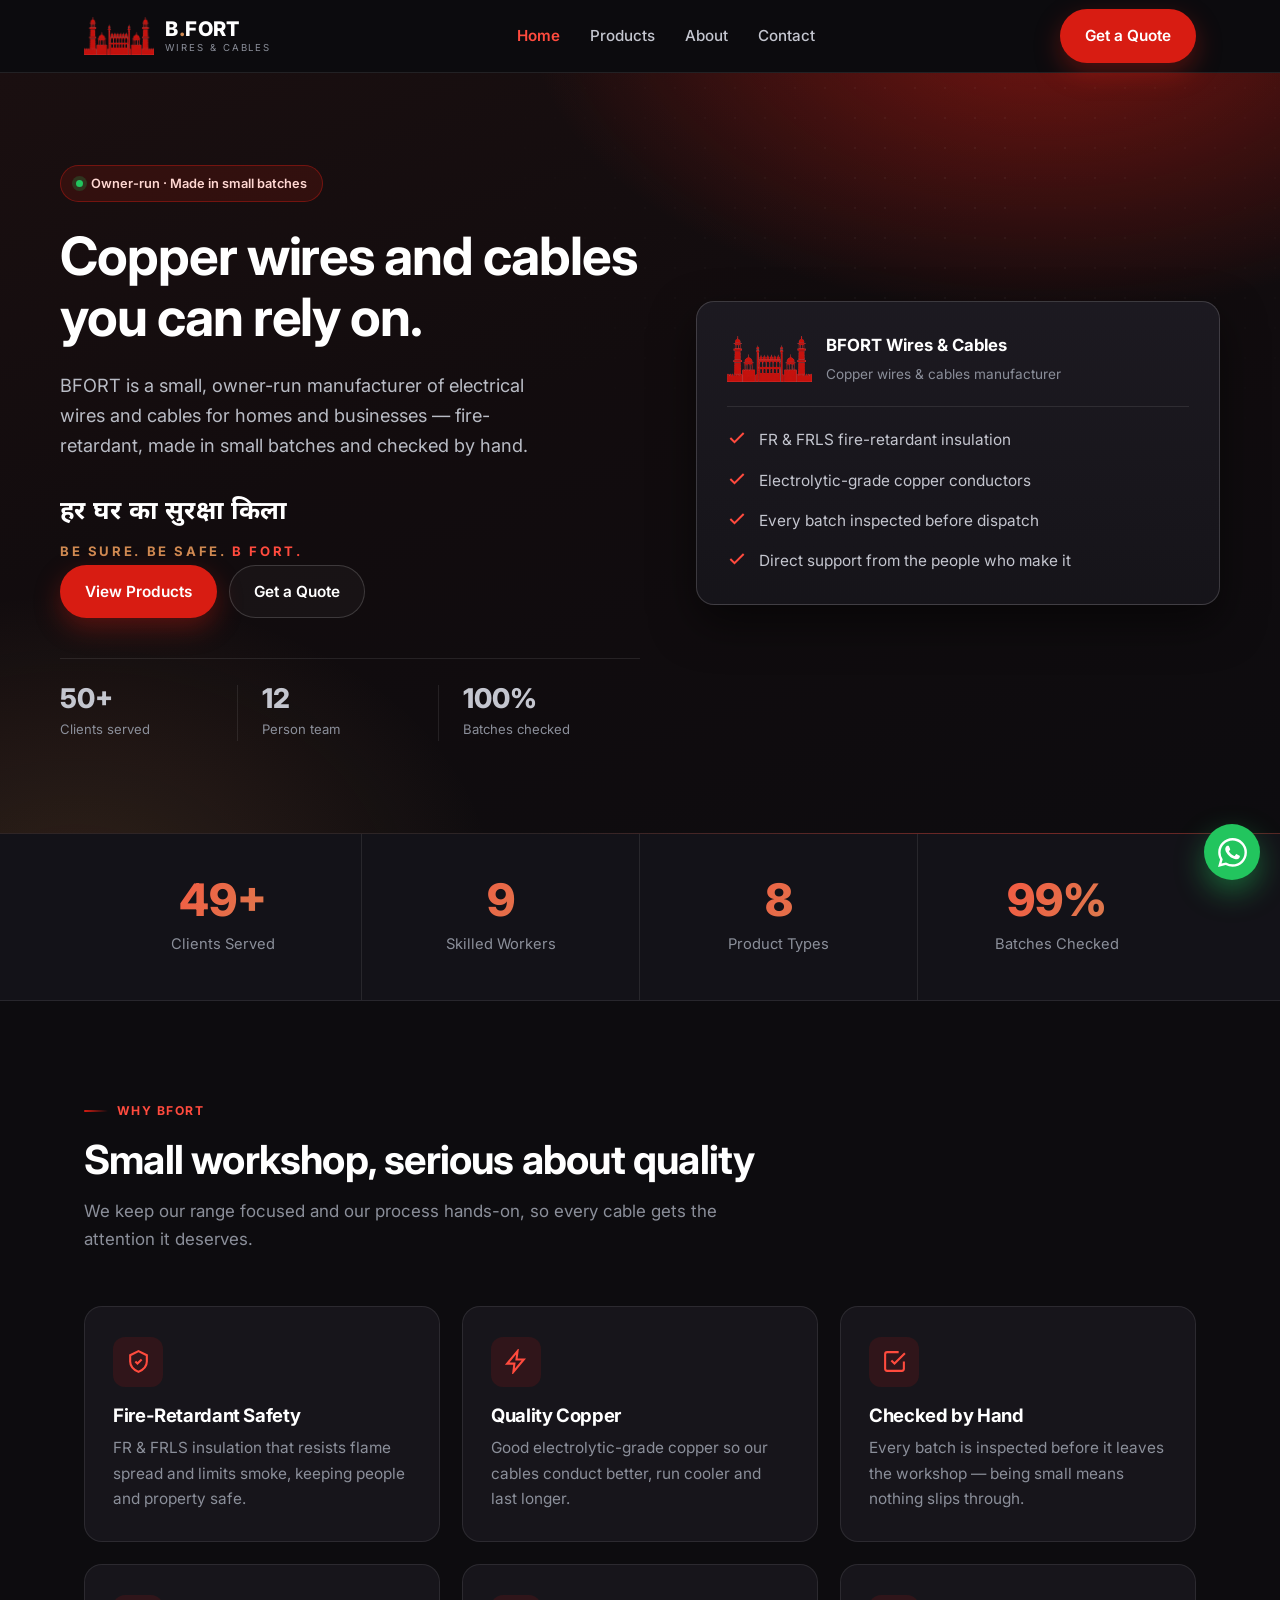
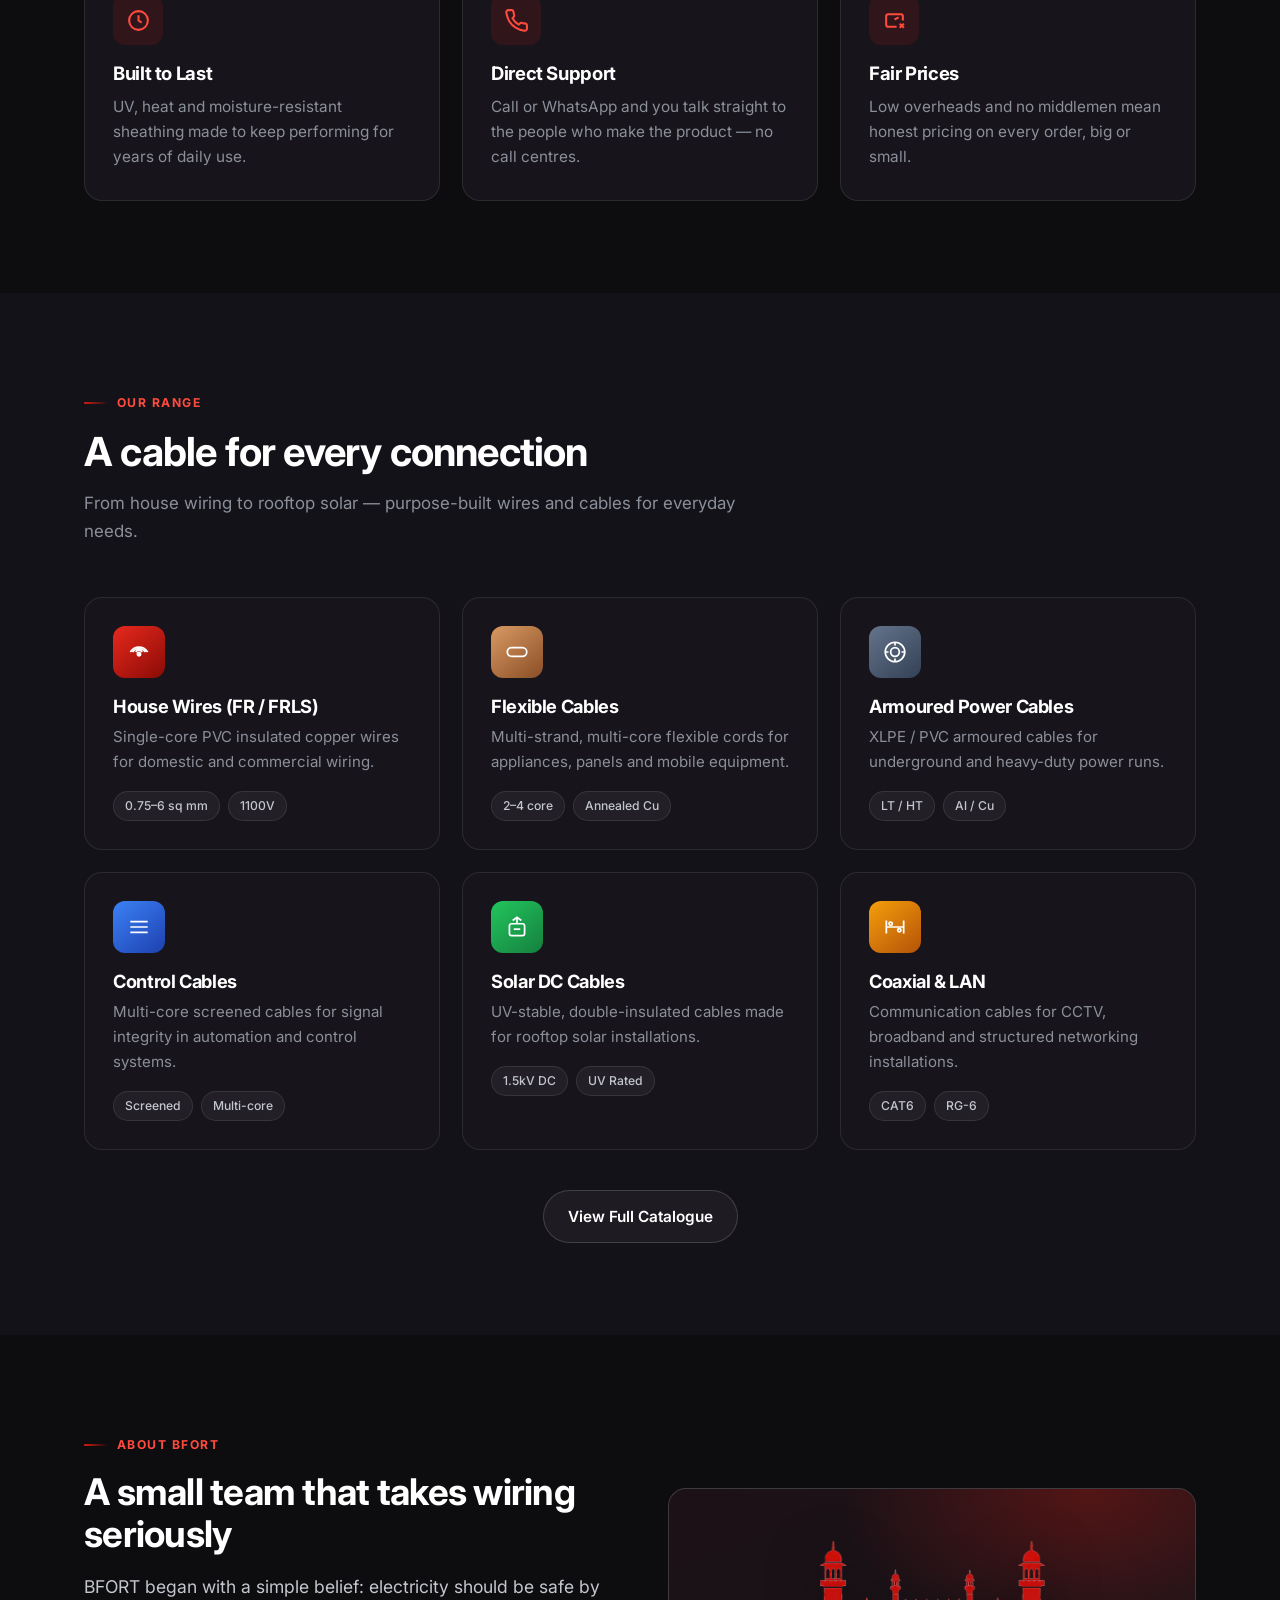
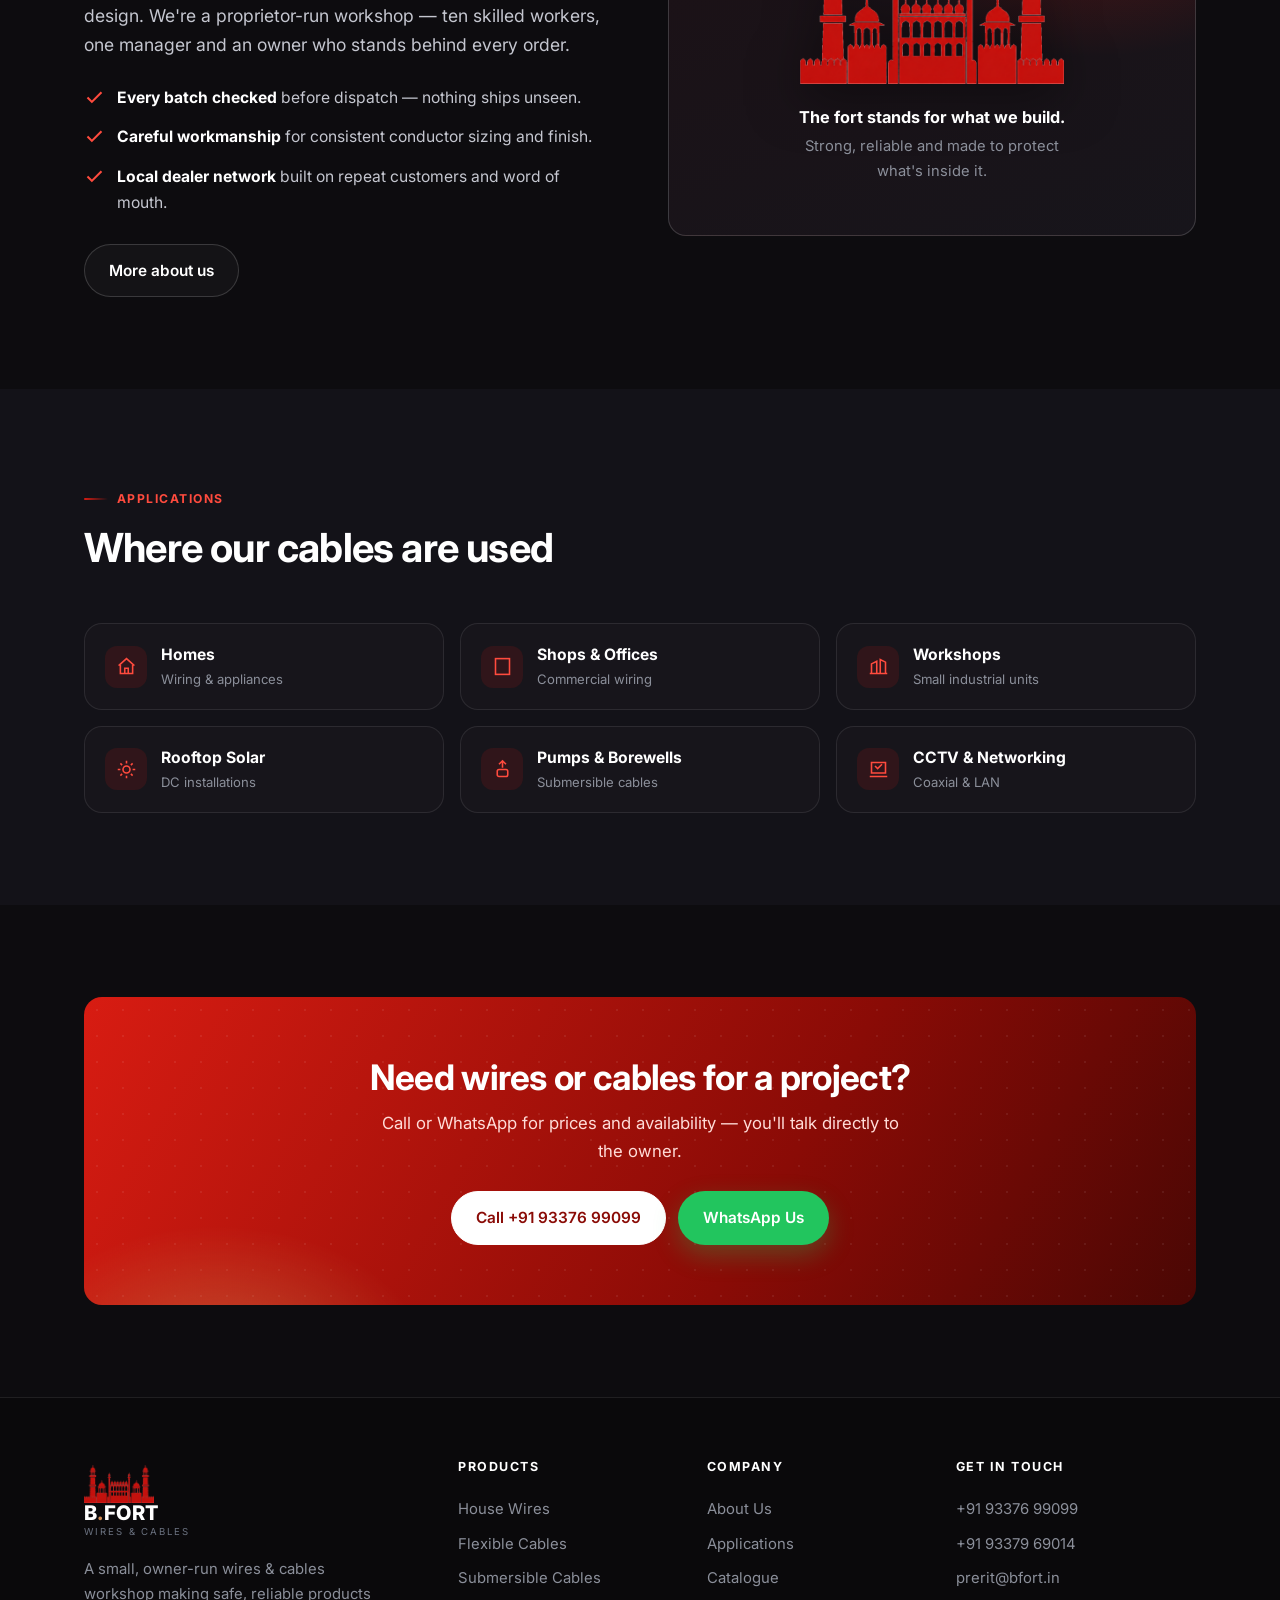
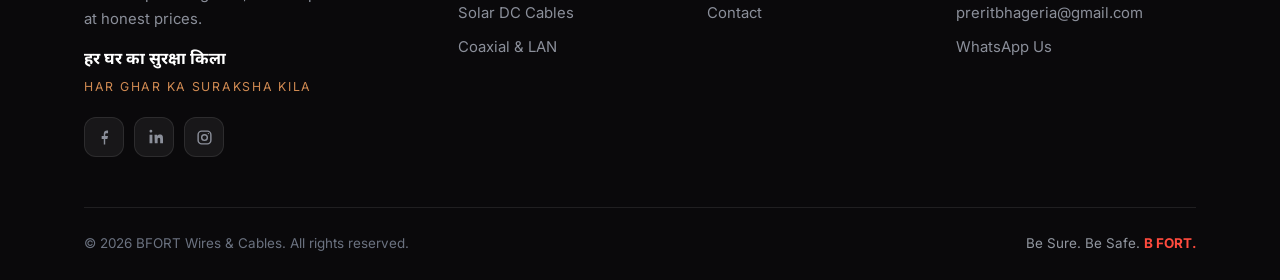
<file: index.html>
<!DOCTYPE html>
<html lang="en">
<head>
<meta charset="UTF-8" />
<meta name="viewport" content="width=device-width, initial-scale=1.0" />
<title>BFORT Wires &amp; Cables — Copper Wires &amp; Cables Manufacturer</title>
<meta name="description" content="BFORT is a small, owner-run manufacturer of copper electrical wires and cables — house wiring, flexible cords, solar and more. Made in small batches and checked by hand." />
<link rel="icon" href="/assets/favicon.png" type="image/png" />
<link rel="preconnect" href="https://fonts.googleapis.com" />
<link rel="preconnect" href="https://fonts.gstatic.com" crossorigin />
<link href="https://fonts.googleapis.com/css2?family=Inter:wght@400;500;600;700;800&family=Noto+Sans+Devanagari:wght@600;700&display=swap" rel="stylesheet" />
<link rel="stylesheet" href="/css/style.css" />
</head>
<body>

<header class="header">
  <div class="container nav">
    <a class="brand" href="/" aria-label="BFORT home">
      <img class="brand__mark" src="/assets/logo-mark.png" alt="BFORT" />
      <span class="brand__text"><b>B<span>.</span>FORT</b><small>Wires &amp; Cables</small></span>
    </a>
    <nav class="nav__links" aria-label="Primary">
      <a href="/" class="active">Home</a>
      <a href="/products/">Products</a>
      <a href="/about/">About</a>
      <a href="/contact/">Contact</a>
    </nav>
    <div class="nav__cta">
      <a href="/contact/" class="btn btn--primary">Get a Quote</a>
      <button class="nav__toggle" aria-label="Menu" aria-expanded="false"><span></span><span></span><span></span></button>
    </div>
  </div>
</header>

<!-- ===== Hero ===== -->
<section class="hero">
  <div class="container hero__grid">
    <div class="hero__copy reveal">
      <span class="hero__badge"><i></i>Owner-run · Made in small batches</span>
      <h1>Copper wires and cables you can <span>rely on</span>.</h1>
      <p>BFORT is a small, owner-run manufacturer of electrical wires and cables for homes and businesses — fire-retardant, made in small batches and checked by hand.</p>
      <div class="hero__motto">
        <b lang="hi">हर घर का सुरक्षा किला</b>
        <span>Be Sure. Be Safe. <b>B&nbsp;FORT.</b></span>
      </div>
      <div class="hero__actions">
        <a href="/products/" class="btn btn--primary">View Products</a>
        <a href="/contact/" class="btn btn--outline">Get a Quote</a>
      </div>
      <div class="hero__trust">
        <div><b>50+</b><span>Clients served</span></div>
        <div><b>12</b><span>Person team</span></div>
        <div><b>100%</b><span>Batches checked</span></div>
      </div>
    </div>
    <div class="hero__card reveal">
      <div class="hero__card-top">
        <img src="/assets/logo-mark.png" alt="BFORT" />
        <div>
          <b>BFORT Wires &amp; Cables</b>
          <span>Copper wires &amp; cables manufacturer</span>
        </div>
      </div>
      <ul>
        <li><svg viewBox="0 0 24 24" fill="none" stroke="currentColor" stroke-width="2.4"><path d="M20 6L9 17l-5-5"/></svg><span>FR &amp; FRLS fire-retardant insulation</span></li>
        <li><svg viewBox="0 0 24 24" fill="none" stroke="currentColor" stroke-width="2.4"><path d="M20 6L9 17l-5-5"/></svg><span>Electrolytic-grade copper conductors</span></li>
        <li><svg viewBox="0 0 24 24" fill="none" stroke="currentColor" stroke-width="2.4"><path d="M20 6L9 17l-5-5"/></svg><span>Every batch inspected before dispatch</span></li>
        <li><svg viewBox="0 0 24 24" fill="none" stroke="currentColor" stroke-width="2.4"><path d="M20 6L9 17l-5-5"/></svg><span>Direct support from the people who make it</span></li>
      </ul>
    </div>
  </div>
</section>

<!-- ===== Stats ===== -->
<section class="stats">
  <div class="container stats__grid">
    <div class="stat"><b data-count="50" data-suffix="+">0</b><span>Clients Served</span></div>
    <div class="stat"><b data-count="10" data-suffix="">0</b><span>Skilled Workers</span></div>
    <div class="stat"><b data-count="9" data-suffix="">0</b><span>Product Types</span></div>
    <div class="stat"><b data-count="100" data-suffix="%">0</b><span>Batches Checked</span></div>
  </div>
</section>

<!-- ===== Why BFORT ===== -->
<section class="section">
  <div class="container">
    <div class="section-head reveal">
      <span class="eyebrow">Why BFORT</span>
      <h2>Small workshop, serious about quality</h2>
      <p>We keep our range focused and our process hands-on, so every cable gets the attention it deserves.</p>
    </div>
    <div class="grid grid--3">
      <article class="feature reveal">
        <div class="feature__icon"><svg viewBox="0 0 24 24" fill="none" stroke="currentColor" stroke-width="2"><path d="M12 2l8 4v6c0 5-3.5 8-8 10-4.5-2-8-5-8-10V6l8-4z"/><path d="M9 12l2 2 4-4"/></svg></div>
        <h3>Fire-Retardant Safety</h3>
        <p>FR &amp; FRLS insulation that resists flame spread and limits smoke, keeping people and property safe.</p>
      </article>
      <article class="feature reveal">
        <div class="feature__icon"><svg viewBox="0 0 24 24" fill="none" stroke="currentColor" stroke-width="2"><path d="M13 2L3 14h7l-1 8 10-12h-7l1-8z"/></svg></div>
        <h3>Quality Copper</h3>
        <p>Good electrolytic-grade copper so our cables conduct better, run cooler and last longer.</p>
      </article>
      <article class="feature reveal">
        <div class="feature__icon"><svg viewBox="0 0 24 24" fill="none" stroke="currentColor" stroke-width="2"><path d="M9 11l3 3L22 4"/><path d="M21 12v7a2 2 0 01-2 2H5a2 2 0 01-2-2V5a2 2 0 012-2h11"/></svg></div>
        <h3>Checked by Hand</h3>
        <p>Every batch is inspected before it leaves the workshop — being small means nothing slips through.</p>
      </article>
      <article class="feature reveal">
        <div class="feature__icon"><svg viewBox="0 0 24 24" fill="none" stroke="currentColor" stroke-width="2"><circle cx="12" cy="12" r="9"/><path d="M12 7v5l3 2"/></svg></div>
        <h3>Built to Last</h3>
        <p>UV, heat and moisture-resistant sheathing made to keep performing for years of daily use.</p>
      </article>
      <article class="feature reveal">
        <div class="feature__icon"><svg viewBox="0 0 24 24" fill="none" stroke="currentColor" stroke-width="2"><path d="M22 16.9v3a2 2 0 01-2.2 2 19.8 19.8 0 01-8.6-3 19.5 19.5 0 01-6-6 19.8 19.8 0 01-3-8.6A2 2 0 014.1 2h3a2 2 0 012 1.7c.1 1 .3 1.9.6 2.8a2 2 0 01-.5 2.1L8.1 9.9a16 16 0 006 6l1.3-1.1a2 2 0 012.1-.5c.9.3 1.8.5 2.8.6a2 2 0 011.7 2z"/></svg></div>
        <h3>Direct Support</h3>
        <p>Call or WhatsApp and you talk straight to the people who make the product — no call centres.</p>
      </article>
      <article class="feature reveal">
        <div class="feature__icon"><svg viewBox="0 0 24 24" fill="none" stroke="currentColor" stroke-width="2"><path d="M20 12V8a2 2 0 00-2-2H6a2 2 0 00-2 2v8a2 2 0 002 2h8"/><path d="M12 11l4-2M17 15l4 4M21 15l-4 4"/></svg></div>
        <h3>Fair Prices</h3>
        <p>Low overheads and no middlemen mean honest pricing on every order, big or small.</p>
      </article>
    </div>
  </div>
</section>

<!-- ===== Products ===== -->
<section class="section section--alt" id="products">
  <div class="container">
    <div class="section-head reveal">
      <span class="eyebrow">Our Range</span>
      <h2>A cable for every connection</h2>
      <p>From house wiring to rooftop solar — purpose-built wires and cables for everyday needs.</p>
    </div>
    <div class="grid grid--3">
      <article class="product reveal">
        <div class="product__icon p-red"><svg viewBox="0 0 24 24" fill="none" stroke="currentColor" stroke-width="1.6"><path d="M4 12c4-6 12-6 16 0M6 12c3-4 9-4 12 0M9 12c1.5-2 4.5-2 6 0"/><circle cx="12" cy="14" r="1.5" fill="currentColor"/></svg></div>
        <h3>House Wires (FR / FRLS)</h3>
        <p>Single-core PVC insulated copper wires for domestic and commercial wiring.</p>
        <div class="product__tags"><span class="tag">0.75–6 sq mm</span><span class="tag">1100V</span></div>
      </article>
      <article class="product reveal">
        <div class="product__icon p-copper"><svg viewBox="0 0 24 24" fill="none" stroke="currentColor" stroke-width="1.6"><rect x="3" y="8" width="18" height="8" rx="4"/><path d="M7 12h.01M11 12h.01M15 12h.01"/></svg></div>
        <h3>Flexible Cables</h3>
        <p>Multi-strand, multi-core flexible cords for appliances, panels and mobile equipment.</p>
        <div class="product__tags"><span class="tag">2–4 core</span><span class="tag">Annealed Cu</span></div>
      </article>
      <article class="product reveal">
        <div class="product__icon p-slate"><svg viewBox="0 0 24 24" fill="none" stroke="currentColor" stroke-width="1.6"><circle cx="12" cy="12" r="9"/><circle cx="12" cy="12" r="4"/><path d="M12 3v3M12 18v3M3 12h3M18 12h3"/></svg></div>
        <h3>Armoured Power Cables</h3>
        <p>XLPE / PVC armoured cables for underground and heavy-duty power runs.</p>
        <div class="product__tags"><span class="tag">LT / HT</span><span class="tag">Al / Cu</span></div>
      </article>
      <article class="product reveal">
        <div class="product__icon p-blue"><svg viewBox="0 0 24 24" fill="none" stroke="currentColor" stroke-width="1.6"><path d="M4 7h16M4 12h16M4 17h16"/></svg></div>
        <h3>Control Cables</h3>
        <p>Multi-core screened cables for signal integrity in automation and control systems.</p>
        <div class="product__tags"><span class="tag">Screened</span><span class="tag">Multi-core</span></div>
      </article>
      <article class="product reveal">
        <div class="product__icon p-green"><svg viewBox="0 0 24 24" fill="none" stroke="currentColor" stroke-width="1.6"><path d="M12 3v6M8 6l4-3 4 3"/><rect x="5" y="9" width="14" height="11" rx="2"/><path d="M9 14h6"/></svg></div>
        <h3>Solar DC Cables</h3>
        <p>UV-stable, double-insulated cables made for rooftop solar installations.</p>
        <div class="product__tags"><span class="tag">1.5kV DC</span><span class="tag">UV Rated</span></div>
      </article>
      <article class="product reveal">
        <div class="product__icon p-amber"><svg viewBox="0 0 24 24" fill="none" stroke="currentColor" stroke-width="1.6"><path d="M4 18V6M20 18V6M4 12h16"/><circle cx="8" cy="9" r="1.5"/><circle cx="16" cy="15" r="1.5"/></svg></div>
        <h3>Coaxial &amp; LAN</h3>
        <p>Communication cables for CCTV, broadband and structured networking installations.</p>
        <div class="product__tags"><span class="tag">CAT6</span><span class="tag">RG-6</span></div>
      </article>
    </div>
    <div style="text-align:center;margin-top:40px" class="reveal">
      <a href="/products/" class="btn btn--surface">View Full Catalogue</a>
    </div>
  </div>
</section>

<!-- ===== About strip ===== -->
<section class="section">
  <div class="container split">
    <div class="reveal">
      <span class="eyebrow">About BFORT</span>
      <h2 style="font-size:clamp(1.7rem,3.2vw,2.3rem)">A small team that takes wiring seriously</h2>
      <p class="lead" style="margin-top:16px">BFORT began with a simple belief: electricity should be safe by design. We're a proprietor-run workshop — ten skilled workers, one manager and an owner who stands behind every order.</p>
      <ul class="checklist">
        <li><svg viewBox="0 0 24 24" fill="none" stroke="currentColor" stroke-width="2.4"><path d="M20 6L9 17l-5-5"/></svg><span><b>Every batch checked</b> before dispatch — nothing ships unseen.</span></li>
        <li><svg viewBox="0 0 24 24" fill="none" stroke="currentColor" stroke-width="2.4"><path d="M20 6L9 17l-5-5"/></svg><span><b>Careful workmanship</b> for consistent conductor sizing and finish.</span></li>
        <li><svg viewBox="0 0 24 24" fill="none" stroke="currentColor" stroke-width="2.4"><path d="M20 6L9 17l-5-5"/></svg><span><b>Local dealer network</b> built on repeat customers and word of mouth.</span></li>
      </ul>
      <div style="margin-top:28px"><a href="/about/" class="btn btn--outline">More about us</a></div>
    </div>
    <figure class="split__media reveal">
      <img src="/assets/logo-mark.png" alt="BFORT Red Fort logo" />
      <figcaption><b>The fort stands for what we build.</b>Strong, reliable and made to protect what's inside it.</figcaption>
    </figure>
  </div>
</section>

<!-- ===== Applications ===== -->
<section class="section section--alt" id="applications">
  <div class="container">
    <div class="section-head reveal">
      <span class="eyebrow">Applications</span>
      <h2>Where our cables are used</h2>
    </div>
    <div class="apps">
      <div class="app reveal"><span class="app__ic"><svg viewBox="0 0 24 24" fill="none" stroke="currentColor" stroke-width="1.8"><path d="M3 11l9-8 9 8"/><path d="M5 10v10h14V10"/><path d="M10 20v-6h4v6"/></svg></span><div><b>Homes</b><small>Wiring &amp; appliances</small></div></div>
      <div class="app reveal"><span class="app__ic"><svg viewBox="0 0 24 24" fill="none" stroke="currentColor" stroke-width="1.8"><rect x="4" y="3" width="16" height="18"/><path d="M8 7h.01M12 7h.01M16 7h.01M8 11h.01M12 11h.01M16 11h.01"/></svg></span><div><b>Shops &amp; Offices</b><small>Commercial wiring</small></div></div>
      <div class="app reveal"><span class="app__ic"><svg viewBox="0 0 24 24" fill="none" stroke="currentColor" stroke-width="1.8"><path d="M2 20h20M4 20V9l6-3v14M14 20V4l6 3v13"/></svg></span><div><b>Workshops</b><small>Small industrial units</small></div></div>
      <div class="app reveal"><span class="app__ic"><svg viewBox="0 0 24 24" fill="none" stroke="currentColor" stroke-width="1.8"><circle cx="12" cy="12" r="4"/><path d="M12 2v3M12 19v3M2 12h3M19 12h3M5 5l2 2M17 17l2 2M19 5l-2 2M7 17l-2 2"/></svg></span><div><b>Rooftop Solar</b><small>DC installations</small></div></div>
      <div class="app reveal"><span class="app__ic"><svg viewBox="0 0 24 24" fill="none" stroke="currentColor" stroke-width="1.8"><path d="M12 2v8M8 6l4-4 4 4"/><rect x="6" y="12" width="12" height="8" rx="2"/></svg></span><div><b>Pumps &amp; Borewells</b><small>Submersible cables</small></div></div>
      <div class="app reveal"><span class="app__ic"><svg viewBox="0 0 24 24" fill="none" stroke="currentColor" stroke-width="1.8"><path d="M4 4h16v12H4z"/><path d="M2 20h20M8 8l3 3 5-5"/></svg></span><div><b>CCTV &amp; Networking</b><small>Coaxial &amp; LAN</small></div></div>
    </div>
  </div>
</section>

<!-- ===== CTA ===== -->
<section class="section">
  <div class="container">
    <div class="cta reveal">
      <h2>Need wires or cables for a project?</h2>
      <p>Call or WhatsApp for prices and availability — you'll talk directly to the owner.</p>
      <div class="cta__actions">
        <a href="tel:+919337699099" class="btn btn--surface">Call +91 93376 99099</a>
        <a href="https://wa.me/919337699099" target="_blank" rel="noopener" class="btn btn--wa">WhatsApp Us</a>
      </div>
    </div>
  </div>
</section>

<!-- ===== Footer ===== -->
<footer class="footer">
  <div class="container">
    <div class="footer__grid">
      <div class="footer__brand">
        <a class="brand" href="/">
          <img class="brand__mark" src="/assets/logo-mark.png" alt="BFORT" />
          <span class="brand__text"><b>B<span>.</span>FORT</b><small>Wires &amp; Cables</small></span>
        </a>
        <p>A small, owner-run wires &amp; cables workshop making safe, reliable products at honest prices.</p>
        <p class="footer__motto"><b lang="hi">हर घर का सुरक्षा किला</b><span>Har ghar ka suraksha kila</span></p>
        <div class="social">
          <a href="#" aria-label="Facebook"><svg viewBox="0 0 24 24" fill="currentColor"><path d="M13 22v-8h3l1-4h-4V8c0-1 .3-2 2-2h2V2.2C18.4 2.1 17 2 15.6 2 12.8 2 11 3.7 11 6.7V10H8v4h3v8z"/></svg></a>
          <a href="#" aria-label="LinkedIn"><svg viewBox="0 0 24 24" fill="currentColor"><path d="M6.94 5A2 2 0 116.94 1a2 2 0 010 4zM5 8h4v12H5zM12 8h3.8v1.7h.05c.53-1 1.83-2 3.75-2 4 0 4.4 2.6 4.4 6V20h-4v-5c0-1.2 0-2.7-1.7-2.7s-1.9 1.3-1.9 2.6V20h-4z"/></svg></a>
          <a href="#" aria-label="Instagram"><svg viewBox="0 0 24 24" fill="none" stroke="currentColor" stroke-width="2"><rect x="3" y="3" width="18" height="18" rx="5"/><circle cx="12" cy="12" r="4"/><circle cx="17.5" cy="6.5" r="1" fill="currentColor" stroke="none"/></svg></a>
        </div>
      </div>
      <div>
        <h4>Products</h4>
        <a href="/products/">House Wires</a>
        <a href="/products/">Flexible Cables</a>
        <a href="/products/">Submersible Cables</a>
        <a href="/products/">Solar DC Cables</a>
        <a href="/products/">Coaxial &amp; LAN</a>
      </div>
      <div>
        <h4>Company</h4>
        <a href="/about/">About Us</a>
        <a href="/#applications">Applications</a>
        <a href="/products/">Catalogue</a>
        <a href="/contact/">Contact</a>
      </div>
      <div>
        <h4>Get in Touch</h4>
        <a href="tel:+919337699099">+91 93376 99099</a>
        <a href="tel:+919337969014">+91 93379 69014</a>
        <a href="mailto:prerit@bfort.in">prerit@bfort.in</a>
        <a href="mailto:preritbhageria@gmail.com">preritbhageria@gmail.com</a>
        <a href="https://wa.me/919337699099" target="_blank" rel="noopener">WhatsApp Us</a>
      </div>
    </div>
    <div class="footer__bottom">
      <span>© <span id="year">2026</span> BFORT Wires &amp; Cables. All rights reserved.</span>
      <span class="footer__sign">Be Sure. Be Safe. <b>B&nbsp;FORT.</b></span>
    </div>
  </div>
</footer>

<a class="wa-float" href="https://wa.me/919337699099" target="_blank" rel="noopener" aria-label="Chat on WhatsApp">
  <svg viewBox="0 0 24 24" fill="currentColor"><path d="M17.472 14.382c-.297-.149-1.758-.867-2.03-.967-.273-.099-.471-.148-.67.15-.197.297-.767.966-.94 1.164-.173.199-.347.223-.644.075-.297-.15-1.255-.463-2.39-1.475-.883-.788-1.48-1.761-1.653-2.059-.173-.297-.018-.458.13-.606.134-.133.297-.347.446-.52.149-.174.198-.298.298-.497.099-.198.05-.371-.025-.52-.075-.149-.669-1.612-.916-2.207-.242-.579-.487-.5-.669-.51-.173-.008-.371-.01-.57-.01-.198 0-.52.074-.792.372-.272.297-1.04 1.016-1.04 2.479 0 1.462 1.065 2.875 1.213 3.074.149.198 2.096 3.2 5.077 4.487.709.306 1.262.489 1.694.625.712.227 1.36.195 1.871.118.571-.085 1.758-.719 2.006-1.413.248-.694.248-1.289.173-1.413-.074-.124-.272-.198-.57-.347m-5.421 7.403h-.004a9.87 9.87 0 01-5.031-1.378l-.361-.214-3.741.982.998-3.648-.235-.374a9.86 9.86 0 01-1.51-5.26c.001-5.45 4.436-9.884 9.888-9.884 2.64 0 5.122 1.03 6.988 2.898a9.825 9.825 0 012.893 6.994c-.003 5.45-4.437 9.884-9.885 9.884m8.413-18.297A11.815 11.815 0 0012.05 0C5.495 0 .16 5.335.157 11.892c0 2.096.547 4.142 1.588 5.945L.057 24l6.305-1.654a11.882 11.882 0 005.683 1.448h.005c6.554 0 11.89-5.335 11.893-11.893a11.821 11.821 0 00-3.48-8.413z"/></svg>
</a>

<script src="/js/main.js?v=2"></script>
</body>
</html>
</file>
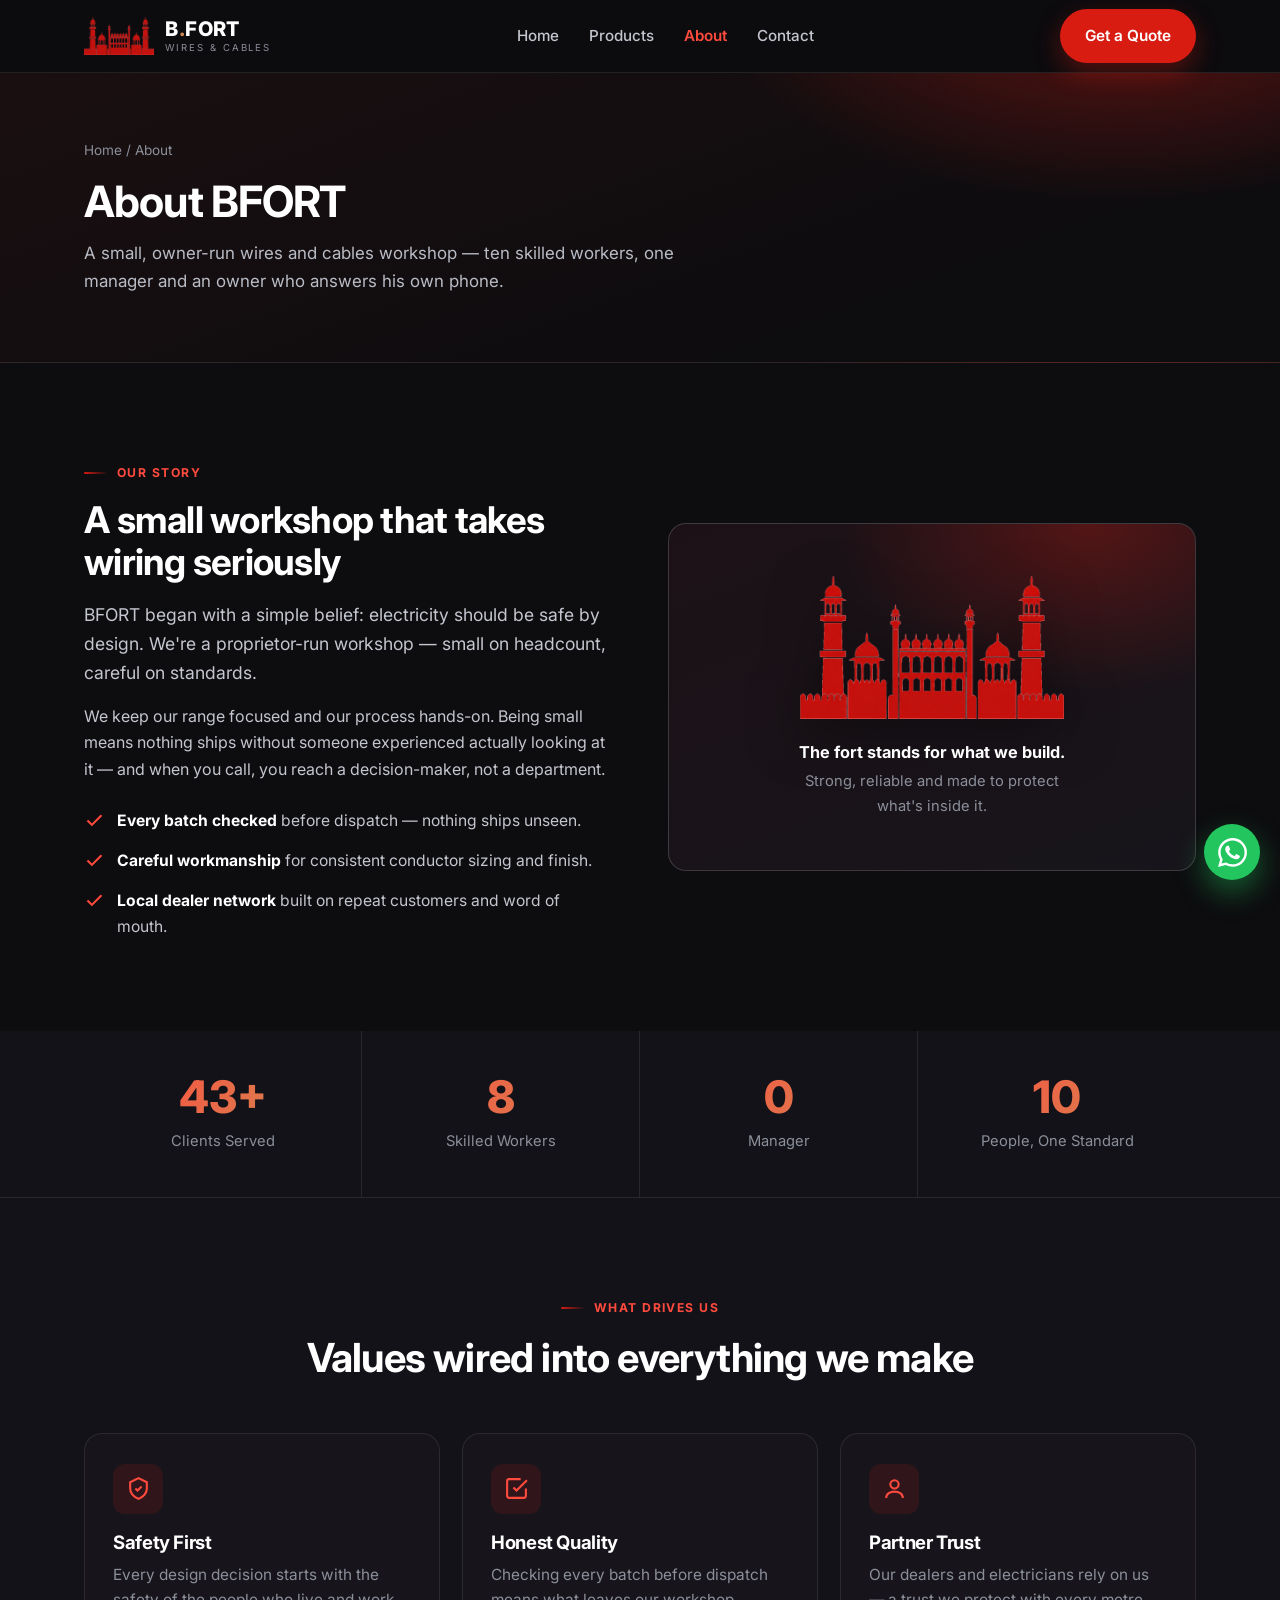
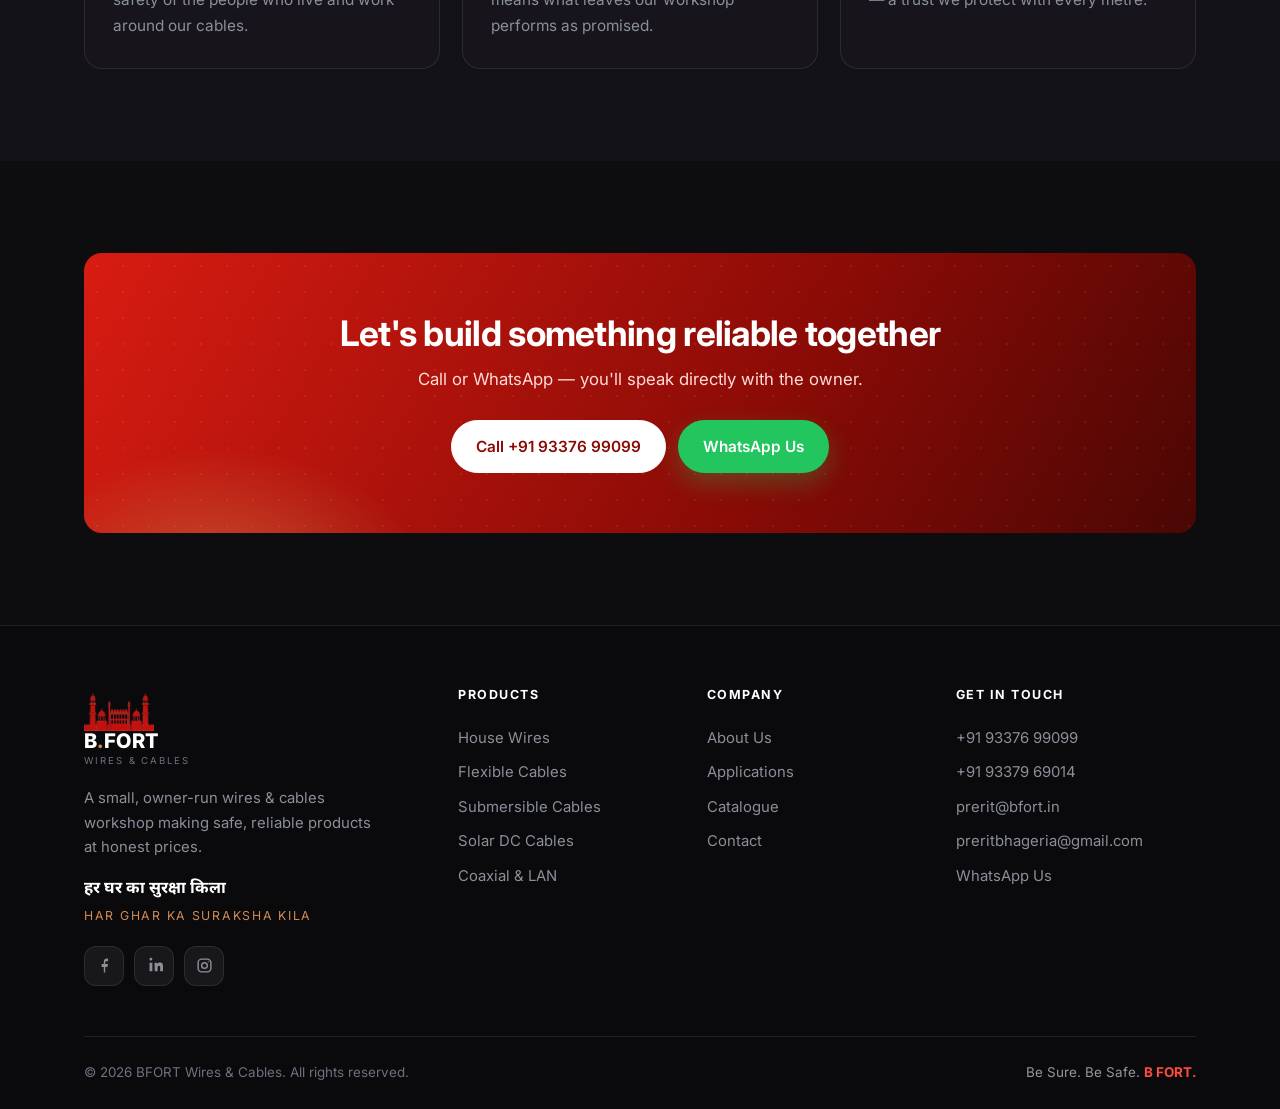
<file: about/index.html>
<!DOCTYPE html>
<html lang="en">
<head>
<meta charset="UTF-8" />
<meta name="viewport" content="width=device-width, initial-scale=1.0" />
<title>About — BFORT Wires &amp; Cables</title>
<meta name="description" content="BFORT is a small, owner-run manufacturer of copper wires and cables — a team of twelve making dependable products in small batches with personal attention." />
<link rel="icon" href="/assets/favicon.png" type="image/png" />
<link rel="preconnect" href="https://fonts.googleapis.com" />
<link rel="preconnect" href="https://fonts.gstatic.com" crossorigin />
<link href="https://fonts.googleapis.com/css2?family=Inter:wght@400;500;600;700;800&family=Noto+Sans+Devanagari:wght@600;700&display=swap" rel="stylesheet" />
<link rel="stylesheet" href="/css/style.css" />
</head>
<body>

<header class="header">
  <div class="container nav">
    <a class="brand" href="/" aria-label="BFORT home">
      <img class="brand__mark" src="/assets/logo-mark.png" alt="BFORT" />
      <span class="brand__text"><b>B<span>.</span>FORT</b><small>Wires &amp; Cables</small></span>
    </a>
    <nav class="nav__links" aria-label="Primary">
      <a href="/">Home</a>
      <a href="/products/">Products</a>
      <a href="/about/" class="active">About</a>
      <a href="/contact/">Contact</a>
    </nav>
    <div class="nav__cta">
      <a href="/contact/" class="btn btn--primary">Get a Quote</a>
      <button class="nav__toggle" aria-label="Menu" aria-expanded="false"><span></span><span></span><span></span></button>
    </div>
  </div>
</header>

<section class="page-hero">
  <div class="container">
    <div class="crumbs"><a href="/">Home</a> / About</div>
    <h1>About BFORT</h1>
    <p>A small, owner-run wires and cables workshop — ten skilled workers, one manager and an owner who answers his own phone.</p>
  </div>
</section>

<!-- ===== Story ===== -->
<section class="section">
  <div class="container split">
    <div class="reveal">
      <span class="eyebrow">Our Story</span>
      <h2 style="font-size:clamp(1.7rem,3.2vw,2.3rem)">A small workshop that takes wiring seriously</h2>
      <p class="lead" style="margin-top:16px">BFORT began with a simple belief: electricity should be safe by design. We're a proprietor-run workshop — small on headcount, careful on standards.</p>
      <p style="margin-top:16px">We keep our range focused and our process hands-on. Being small means nothing ships without someone experienced actually looking at it — and when you call, you reach a decision-maker, not a department.</p>
      <ul class="checklist">
        <li><svg viewBox="0 0 24 24" fill="none" stroke="currentColor" stroke-width="2.4"><path d="M20 6L9 17l-5-5"/></svg><span><b>Every batch checked</b> before dispatch — nothing ships unseen.</span></li>
        <li><svg viewBox="0 0 24 24" fill="none" stroke="currentColor" stroke-width="2.4"><path d="M20 6L9 17l-5-5"/></svg><span><b>Careful workmanship</b> for consistent conductor sizing and finish.</span></li>
        <li><svg viewBox="0 0 24 24" fill="none" stroke="currentColor" stroke-width="2.4"><path d="M20 6L9 17l-5-5"/></svg><span><b>Local dealer network</b> built on repeat customers and word of mouth.</span></li>
      </ul>
    </div>
    <figure class="split__media reveal">
      <img src="/assets/logo-mark.png" alt="BFORT Red Fort logo" />
      <figcaption><b>The fort stands for what we build.</b>Strong, reliable and made to protect what's inside it.</figcaption>
    </figure>
  </div>
</section>

<!-- ===== Team stats ===== -->
<section class="stats">
  <div class="container stats__grid">
    <div class="stat"><b data-count="50" data-suffix="+">0</b><span>Clients Served</span></div>
    <div class="stat"><b data-count="10" data-suffix="">0</b><span>Skilled Workers</span></div>
    <div class="stat"><b data-count="1" data-suffix="">0</b><span>Manager</span></div>
    <div class="stat"><b data-count="12" data-suffix="">0</b><span>People, One Standard</span></div>
  </div>
</section>

<!-- ===== Values ===== -->
<section class="section section--alt">
  <div class="container">
    <div class="section-head section-head--center reveal">
      <span class="eyebrow">What Drives Us</span>
      <h2>Values wired into everything we make</h2>
    </div>
    <div class="grid grid--3">
      <article class="feature reveal">
        <div class="feature__icon"><svg viewBox="0 0 24 24" fill="none" stroke="currentColor" stroke-width="2"><path d="M12 2l8 4v6c0 5-3.5 8-8 10-4.5-2-8-5-8-10V6l8-4z"/><path d="M9 12l2 2 4-4"/></svg></div>
        <h3>Safety First</h3>
        <p>Every design decision starts with the safety of the people who live and work around our cables.</p>
      </article>
      <article class="feature reveal">
        <div class="feature__icon"><svg viewBox="0 0 24 24" fill="none" stroke="currentColor" stroke-width="2"><path d="M9 11l3 3L22 4"/><path d="M21 12v7a2 2 0 01-2 2H5a2 2 0 01-2-2V5a2 2 0 012-2h11"/></svg></div>
        <h3>Honest Quality</h3>
        <p>Checking every batch before dispatch means what leaves our workshop performs as promised.</p>
      </article>
      <article class="feature reveal">
        <div class="feature__icon"><svg viewBox="0 0 24 24" fill="none" stroke="currentColor" stroke-width="2"><circle cx="12" cy="8" r="4"/><path d="M4 21c0-4 4-6 8-6s8 2 8 6"/></svg></div>
        <h3>Partner Trust</h3>
        <p>Our dealers and electricians rely on us — a trust we protect with every metre.</p>
      </article>
    </div>
  </div>
</section>

<!-- ===== CTA ===== -->
<section class="section">
  <div class="container">
    <div class="cta reveal">
      <h2>Let's build something reliable together</h2>
      <p>Call or WhatsApp — you'll speak directly with the owner.</p>
      <div class="cta__actions">
        <a href="tel:+919337699099" class="btn btn--surface">Call +91 93376 99099</a>
        <a href="https://wa.me/919337699099" target="_blank" rel="noopener" class="btn btn--wa">WhatsApp Us</a>
      </div>
    </div>
  </div>
</section>

<!-- ===== Footer ===== -->
<footer class="footer">
  <div class="container">
    <div class="footer__grid">
      <div class="footer__brand">
        <a class="brand" href="/">
          <img class="brand__mark" src="/assets/logo-mark.png" alt="BFORT" />
          <span class="brand__text"><b>B<span>.</span>FORT</b><small>Wires &amp; Cables</small></span>
        </a>
        <p>A small, owner-run wires &amp; cables workshop making safe, reliable products at honest prices.</p>
        <p class="footer__motto"><b lang="hi">हर घर का सुरक्षा किला</b><span>Har ghar ka suraksha kila</span></p>
        <div class="social">
          <a href="#" aria-label="Facebook"><svg viewBox="0 0 24 24" fill="currentColor"><path d="M13 22v-8h3l1-4h-4V8c0-1 .3-2 2-2h2V2.2C18.4 2.1 17 2 15.6 2 12.8 2 11 3.7 11 6.7V10H8v4h3v8z"/></svg></a>
          <a href="#" aria-label="LinkedIn"><svg viewBox="0 0 24 24" fill="currentColor"><path d="M6.94 5A2 2 0 116.94 1a2 2 0 010 4zM5 8h4v12H5zM12 8h3.8v1.7h.05c.53-1 1.83-2 3.75-2 4 0 4.4 2.6 4.4 6V20h-4v-5c0-1.2 0-2.7-1.7-2.7s-1.9 1.3-1.9 2.6V20h-4z"/></svg></a>
          <a href="#" aria-label="Instagram"><svg viewBox="0 0 24 24" fill="none" stroke="currentColor" stroke-width="2"><rect x="3" y="3" width="18" height="18" rx="5"/><circle cx="12" cy="12" r="4"/><circle cx="17.5" cy="6.5" r="1" fill="currentColor" stroke="none"/></svg></a>
        </div>
      </div>
      <div>
        <h4>Products</h4>
        <a href="/products/">House Wires</a>
        <a href="/products/">Flexible Cables</a>
        <a href="/products/">Submersible Cables</a>
        <a href="/products/">Solar DC Cables</a>
        <a href="/products/">Coaxial &amp; LAN</a>
      </div>
      <div>
        <h4>Company</h4>
        <a href="/about/">About Us</a>
        <a href="/#applications">Applications</a>
        <a href="/products/">Catalogue</a>
        <a href="/contact/">Contact</a>
      </div>
      <div>
        <h4>Get in Touch</h4>
        <a href="tel:+919337699099">+91 93376 99099</a>
        <a href="tel:+919337969014">+91 93379 69014</a>
        <a href="mailto:prerit@bfort.in">prerit@bfort.in</a>
        <a href="mailto:preritbhageria@gmail.com">preritbhageria@gmail.com</a>
        <a href="https://wa.me/919337699099" target="_blank" rel="noopener">WhatsApp Us</a>
      </div>
    </div>
    <div class="footer__bottom">
      <span>© <span id="year">2026</span> BFORT Wires &amp; Cables. All rights reserved.</span>
      <span class="footer__sign">Be Sure. Be Safe. <b>B&nbsp;FORT.</b></span>
    </div>
  </div>
</footer>

<a class="wa-float" href="https://wa.me/919337699099" target="_blank" rel="noopener" aria-label="Chat on WhatsApp">
  <svg viewBox="0 0 24 24" fill="currentColor"><path d="M17.472 14.382c-.297-.149-1.758-.867-2.03-.967-.273-.099-.471-.148-.67.15-.197.297-.767.966-.94 1.164-.173.199-.347.223-.644.075-.297-.15-1.255-.463-2.39-1.475-.883-.788-1.48-1.761-1.653-2.059-.173-.297-.018-.458.13-.606.134-.133.297-.347.446-.52.149-.174.198-.298.298-.497.099-.198.05-.371-.025-.52-.075-.149-.669-1.612-.916-2.207-.242-.579-.487-.5-.669-.51-.173-.008-.371-.01-.57-.01-.198 0-.52.074-.792.372-.272.297-1.04 1.016-1.04 2.479 0 1.462 1.065 2.875 1.213 3.074.149.198 2.096 3.2 5.077 4.487.709.306 1.262.489 1.694.625.712.227 1.36.195 1.871.118.571-.085 1.758-.719 2.006-1.413.248-.694.248-1.289.173-1.413-.074-.124-.272-.198-.57-.347m-5.421 7.403h-.004a9.87 9.87 0 01-5.031-1.378l-.361-.214-3.741.982.998-3.648-.235-.374a9.86 9.86 0 01-1.51-5.26c.001-5.45 4.436-9.884 9.888-9.884 2.64 0 5.122 1.03 6.988 2.898a9.825 9.825 0 012.893 6.994c-.003 5.45-4.437 9.884-9.885 9.884m8.413-18.297A11.815 11.815 0 0012.05 0C5.495 0 .16 5.335.157 11.892c0 2.096.547 4.142 1.588 5.945L.057 24l6.305-1.654a11.882 11.882 0 005.683 1.448h.005c6.554 0 11.89-5.335 11.893-11.893a11.821 11.821 0 00-3.48-8.413z"/></svg>
</a>

<script src="/js/main.js?v=2"></script>
</body>
</html>
</file>
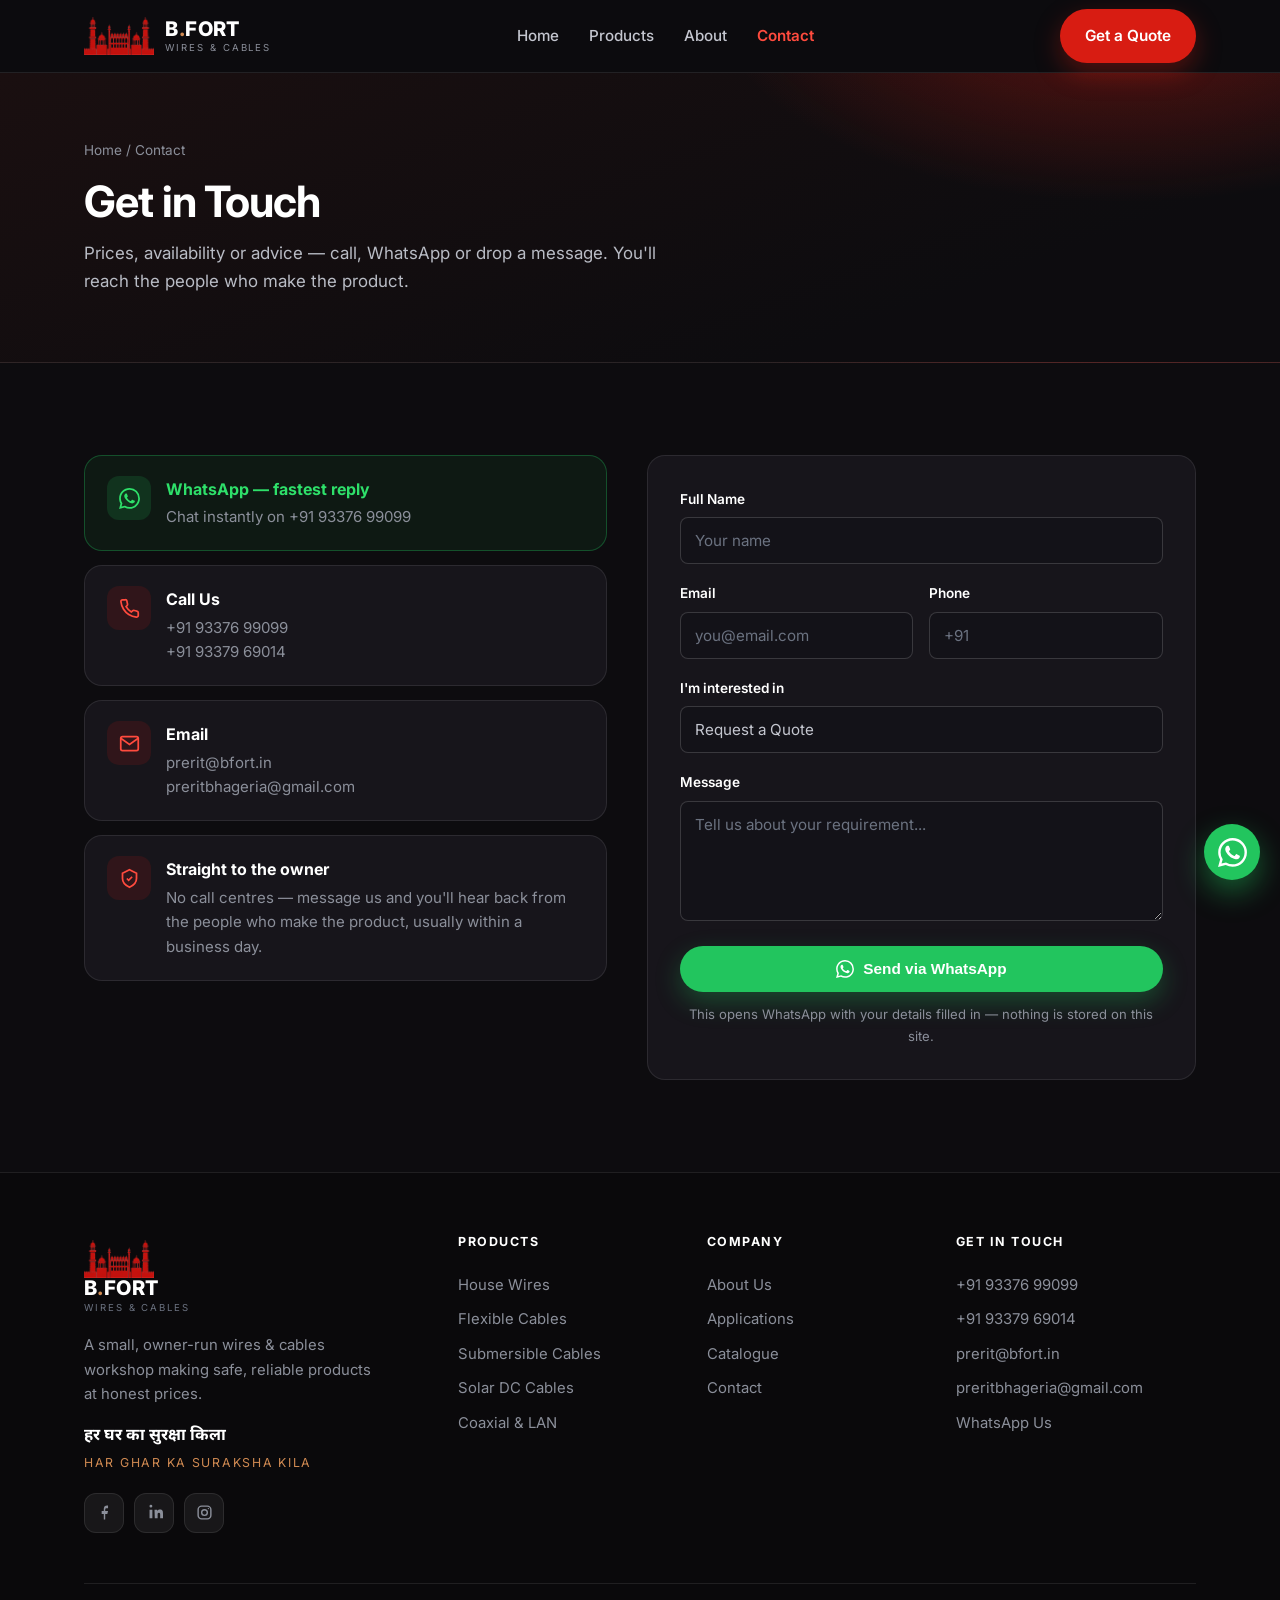
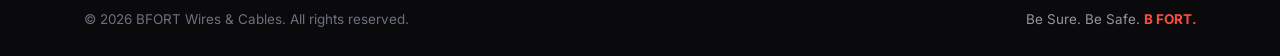
<file: contact/index.html>
<!DOCTYPE html>
<html lang="en">
<head>
<meta charset="UTF-8" />
<meta name="viewport" content="width=device-width, initial-scale=1.0" />
<title>Contact — BFORT Wires &amp; Cables</title>
<meta name="description" content="Get in touch with BFORT for prices, availability and advice — call, WhatsApp or send a message and talk directly to the owner." />
<link rel="icon" href="/assets/favicon.png" type="image/png" />
<link rel="preconnect" href="https://fonts.googleapis.com" />
<link rel="preconnect" href="https://fonts.gstatic.com" crossorigin />
<link href="https://fonts.googleapis.com/css2?family=Inter:wght@400;500;600;700;800&family=Noto+Sans+Devanagari:wght@600;700&display=swap" rel="stylesheet" />
<link rel="stylesheet" href="/css/style.css" />
</head>
<body>

<header class="header">
  <div class="container nav">
    <a class="brand" href="/" aria-label="BFORT home">
      <img class="brand__mark" src="/assets/logo-mark.png" alt="BFORT" />
      <span class="brand__text"><b>B<span>.</span>FORT</b><small>Wires &amp; Cables</small></span>
    </a>
    <nav class="nav__links" aria-label="Primary">
      <a href="/">Home</a>
      <a href="/products/">Products</a>
      <a href="/about/">About</a>
      <a href="/contact/" class="active">Contact</a>
    </nav>
    <div class="nav__cta">
      <a href="/contact/" class="btn btn--primary">Get a Quote</a>
      <button class="nav__toggle" aria-label="Menu" aria-expanded="false"><span></span><span></span><span></span></button>
    </div>
  </div>
</header>

<section class="page-hero">
  <div class="container">
    <div class="crumbs"><a href="/">Home</a> / Contact</div>
    <h1>Get in Touch</h1>
    <p>Prices, availability or advice — call, WhatsApp or drop a message. You'll reach the people who make the product.</p>
  </div>
</section>

<section class="section">
  <div class="container contact">
    <div class="contact__info">
      <a class="info-card info-card--wa" href="https://wa.me/919337699099" target="_blank" rel="noopener">
        <div class="info-card__ic"><svg viewBox="0 0 24 24" fill="currentColor"><path d="M17.472 14.382c-.297-.149-1.758-.867-2.03-.967-.273-.099-.471-.148-.67.15-.197.297-.767.966-.94 1.164-.173.199-.347.223-.644.075-.297-.15-1.255-.463-2.39-1.475-.883-.788-1.48-1.761-1.653-2.059-.173-.297-.018-.458.13-.606.134-.133.297-.347.446-.52.149-.174.198-.298.298-.497.099-.198.05-.371-.025-.52-.075-.149-.669-1.612-.916-2.207-.242-.579-.487-.5-.669-.51-.173-.008-.371-.01-.57-.01-.198 0-.52.074-.792.372-.272.297-1.04 1.016-1.04 2.479 0 1.462 1.065 2.875 1.213 3.074.149.198 2.096 3.2 5.077 4.487.709.306 1.262.489 1.694.625.712.227 1.36.195 1.871.118.571-.085 1.758-.719 2.006-1.413.248-.694.248-1.289.173-1.413-.074-.124-.272-.198-.57-.347m-5.421 7.403h-.004a9.87 9.87 0 01-5.031-1.378l-.361-.214-3.741.982.998-3.648-.235-.374a9.86 9.86 0 01-1.51-5.26c.001-5.45 4.436-9.884 9.888-9.884 2.64 0 5.122 1.03 6.988 2.898a9.825 9.825 0 012.893 6.994c-.003 5.45-4.437 9.884-9.885 9.884m8.413-18.297A11.815 11.815 0 0012.05 0C5.495 0 .16 5.335.157 11.892c0 2.096.547 4.142 1.588 5.945L.057 24l6.305-1.654a11.882 11.882 0 005.683 1.448h.005c6.554 0 11.89-5.335 11.893-11.893a11.821 11.821 0 00-3.48-8.413z"/></svg></div>
        <div><b>WhatsApp — fastest reply</b><span>Chat instantly on +91 93376 99099</span></div>
      </a>
      <div class="info-card">
        <div class="info-card__ic"><svg viewBox="0 0 24 24" fill="none" stroke="currentColor" stroke-width="2"><path d="M22 16.9v3a2 2 0 01-2.2 2 19.8 19.8 0 01-8.6-3 19.5 19.5 0 01-6-6 19.8 19.8 0 01-3-8.6A2 2 0 014.1 2h3a2 2 0 012 1.7c.1 1 .3 1.9.6 2.8a2 2 0 01-.5 2.1L8.1 9.9a16 16 0 006 6l1.3-1.1a2 2 0 012.1-.5c.9.3 1.8.5 2.8.6a2 2 0 011.7 2z"/></svg></div>
        <div><b>Call Us</b><a href="tel:+919337699099">+91 93376 99099</a><a href="tel:+919337969014">+91 93379 69014</a></div>
      </div>
      <div class="info-card">
        <div class="info-card__ic"><svg viewBox="0 0 24 24" fill="none" stroke="currentColor" stroke-width="2"><rect x="2" y="4" width="20" height="16" rx="2"/><path d="M2 6l10 7 10-7"/></svg></div>
        <div><b>Email</b><a href="mailto:prerit@bfort.in">prerit@bfort.in</a><a href="mailto:preritbhageria@gmail.com">preritbhageria@gmail.com</a></div>
      </div>
      <div class="info-card">
        <div class="info-card__ic"><svg viewBox="0 0 24 24" fill="none" stroke="currentColor" stroke-width="2"><path d="M12 2l8 4v6c0 5-3.5 8-8 10-4.5-2-8-5-8-10V6l8-4z"/><path d="M9 12l2 2 4-4"/></svg></div>
        <div><b>Straight to the owner</b><span>No call centres — message us and you'll hear back from the people who make the product, usually within a business day.</span></div>
      </div>
    </div>

    <form class="form">
      <div class="form__ok">✓ Opening WhatsApp with your message ready to send — just tap send.</div>
      <div class="field">
        <label for="name">Full Name</label>
        <input id="name" name="name" type="text" placeholder="Your name" required />
      </div>
      <div class="grid grid--2" style="gap:16px">
        <div class="field">
          <label for="email">Email</label>
          <input id="email" name="email" type="email" placeholder="you@email.com" required />
        </div>
        <div class="field">
          <label for="phone">Phone</label>
          <input id="phone" name="phone" type="tel" placeholder="+91 " />
        </div>
      </div>
      <div class="field">
        <label for="topic">I'm interested in</label>
        <select id="topic" name="topic">
          <option>Request a Quote</option>
          <option>Product Details</option>
          <option>Dealership / Distribution</option>
          <option>Help Choosing a Cable</option>
          <option>Other</option>
        </select>
      </div>
      <div class="field">
        <label for="message">Message</label>
        <textarea id="message" name="message" placeholder="Tell us about your requirement..."></textarea>
      </div>
      <button type="submit" class="btn btn--wa" style="width:100%">
        <svg viewBox="0 0 24 24" fill="currentColor"><path d="M17.472 14.382c-.297-.149-1.758-.867-2.03-.967-.273-.099-.471-.148-.67.15-.197.297-.767.966-.94 1.164-.173.199-.347.223-.644.075-.297-.15-1.255-.463-2.39-1.475-.883-.788-1.48-1.761-1.653-2.059-.173-.297-.018-.458.13-.606.134-.133.297-.347.446-.52.149-.174.198-.298.298-.497.099-.198.05-.371-.025-.52-.075-.149-.669-1.612-.916-2.207-.242-.579-.487-.5-.669-.51-.173-.008-.371-.01-.57-.01-.198 0-.52.074-.792.372-.272.297-1.04 1.016-1.04 2.479 0 1.462 1.065 2.875 1.213 3.074.149.198 2.096 3.2 5.077 4.487.709.306 1.262.489 1.694.625.712.227 1.36.195 1.871.118.571-.085 1.758-.719 2.006-1.413.248-.694.248-1.289.173-1.413-.074-.124-.272-.198-.57-.347m-5.421 7.403h-.004a9.87 9.87 0 01-5.031-1.378l-.361-.214-3.741.982.998-3.648-.235-.374a9.86 9.86 0 01-1.51-5.26c.001-5.45 4.436-9.884 9.888-9.884 2.64 0 5.122 1.03 6.988 2.898a9.825 9.825 0 012.893 6.994c-.003 5.45-4.437 9.884-9.885 9.884m8.413-18.297A11.815 11.815 0 0012.05 0C5.495 0 .16 5.335.157 11.892c0 2.096.547 4.142 1.588 5.945L.057 24l6.305-1.654a11.882 11.882 0 005.683 1.448h.005c6.554 0 11.89-5.335 11.893-11.893a11.821 11.821 0 00-3.48-8.413z"/></svg>
        Send via WhatsApp
      </button>
      <p class="form__note">This opens WhatsApp with your details filled in — nothing is stored on this site.</p>
    </form>
  </div>
</section>

<!-- ===== Footer ===== -->
<footer class="footer">
  <div class="container">
    <div class="footer__grid">
      <div class="footer__brand">
        <a class="brand" href="/">
          <img class="brand__mark" src="/assets/logo-mark.png" alt="BFORT" />
          <span class="brand__text"><b>B<span>.</span>FORT</b><small>Wires &amp; Cables</small></span>
        </a>
        <p>A small, owner-run wires &amp; cables workshop making safe, reliable products at honest prices.</p>
        <p class="footer__motto"><b lang="hi">हर घर का सुरक्षा किला</b><span>Har ghar ka suraksha kila</span></p>
        <div class="social">
          <a href="#" aria-label="Facebook"><svg viewBox="0 0 24 24" fill="currentColor"><path d="M13 22v-8h3l1-4h-4V8c0-1 .3-2 2-2h2V2.2C18.4 2.1 17 2 15.6 2 12.8 2 11 3.7 11 6.7V10H8v4h3v8z"/></svg></a>
          <a href="#" aria-label="LinkedIn"><svg viewBox="0 0 24 24" fill="currentColor"><path d="M6.94 5A2 2 0 116.94 1a2 2 0 010 4zM5 8h4v12H5zM12 8h3.8v1.7h.05c.53-1 1.83-2 3.75-2 4 0 4.4 2.6 4.4 6V20h-4v-5c0-1.2 0-2.7-1.7-2.7s-1.9 1.3-1.9 2.6V20h-4z"/></svg></a>
          <a href="#" aria-label="Instagram"><svg viewBox="0 0 24 24" fill="none" stroke="currentColor" stroke-width="2"><rect x="3" y="3" width="18" height="18" rx="5"/><circle cx="12" cy="12" r="4"/><circle cx="17.5" cy="6.5" r="1" fill="currentColor" stroke="none"/></svg></a>
        </div>
      </div>
      <div>
        <h4>Products</h4>
        <a href="/products/">House Wires</a>
        <a href="/products/">Flexible Cables</a>
        <a href="/products/">Submersible Cables</a>
        <a href="/products/">Solar DC Cables</a>
        <a href="/products/">Coaxial &amp; LAN</a>
      </div>
      <div>
        <h4>Company</h4>
        <a href="/about/">About Us</a>
        <a href="/#applications">Applications</a>
        <a href="/products/">Catalogue</a>
        <a href="/contact/">Contact</a>
      </div>
      <div>
        <h4>Get in Touch</h4>
        <a href="tel:+919337699099">+91 93376 99099</a>
        <a href="tel:+919337969014">+91 93379 69014</a>
        <a href="mailto:prerit@bfort.in">prerit@bfort.in</a>
        <a href="mailto:preritbhageria@gmail.com">preritbhageria@gmail.com</a>
        <a href="https://wa.me/919337699099" target="_blank" rel="noopener">WhatsApp Us</a>
      </div>
    </div>
    <div class="footer__bottom">
      <span>© <span id="year">2026</span> BFORT Wires &amp; Cables. All rights reserved.</span>
      <span class="footer__sign">Be Sure. Be Safe. <b>B&nbsp;FORT.</b></span>
    </div>
  </div>
</footer>

<a class="wa-float" href="https://wa.me/919337699099" target="_blank" rel="noopener" aria-label="Chat on WhatsApp">
  <svg viewBox="0 0 24 24" fill="currentColor"><path d="M17.472 14.382c-.297-.149-1.758-.867-2.03-.967-.273-.099-.471-.148-.67.15-.197.297-.767.966-.94 1.164-.173.199-.347.223-.644.075-.297-.15-1.255-.463-2.39-1.475-.883-.788-1.48-1.761-1.653-2.059-.173-.297-.018-.458.13-.606.134-.133.297-.347.446-.52.149-.174.198-.298.298-.497.099-.198.05-.371-.025-.52-.075-.149-.669-1.612-.916-2.207-.242-.579-.487-.5-.669-.51-.173-.008-.371-.01-.57-.01-.198 0-.52.074-.792.372-.272.297-1.04 1.016-1.04 2.479 0 1.462 1.065 2.875 1.213 3.074.149.198 2.096 3.2 5.077 4.487.709.306 1.262.489 1.694.625.712.227 1.36.195 1.871.118.571-.085 1.758-.719 2.006-1.413.248-.694.248-1.289.173-1.413-.074-.124-.272-.198-.57-.347m-5.421 7.403h-.004a9.87 9.87 0 01-5.031-1.378l-.361-.214-3.741.982.998-3.648-.235-.374a9.86 9.86 0 01-1.51-5.26c.001-5.45 4.436-9.884 9.888-9.884 2.64 0 5.122 1.03 6.988 2.898a9.825 9.825 0 012.893 6.994c-.003 5.45-4.437 9.884-9.885 9.884m8.413-18.297A11.815 11.815 0 0012.05 0C5.495 0 .16 5.335.157 11.892c0 2.096.547 4.142 1.588 5.945L.057 24l6.305-1.654a11.882 11.882 0 005.683 1.448h.005c6.554 0 11.89-5.335 11.893-11.893a11.821 11.821 0 00-3.48-8.413z"/></svg>
</a>

<script src="/js/main.js?v=2"></script>
</body>
</html>
</file>
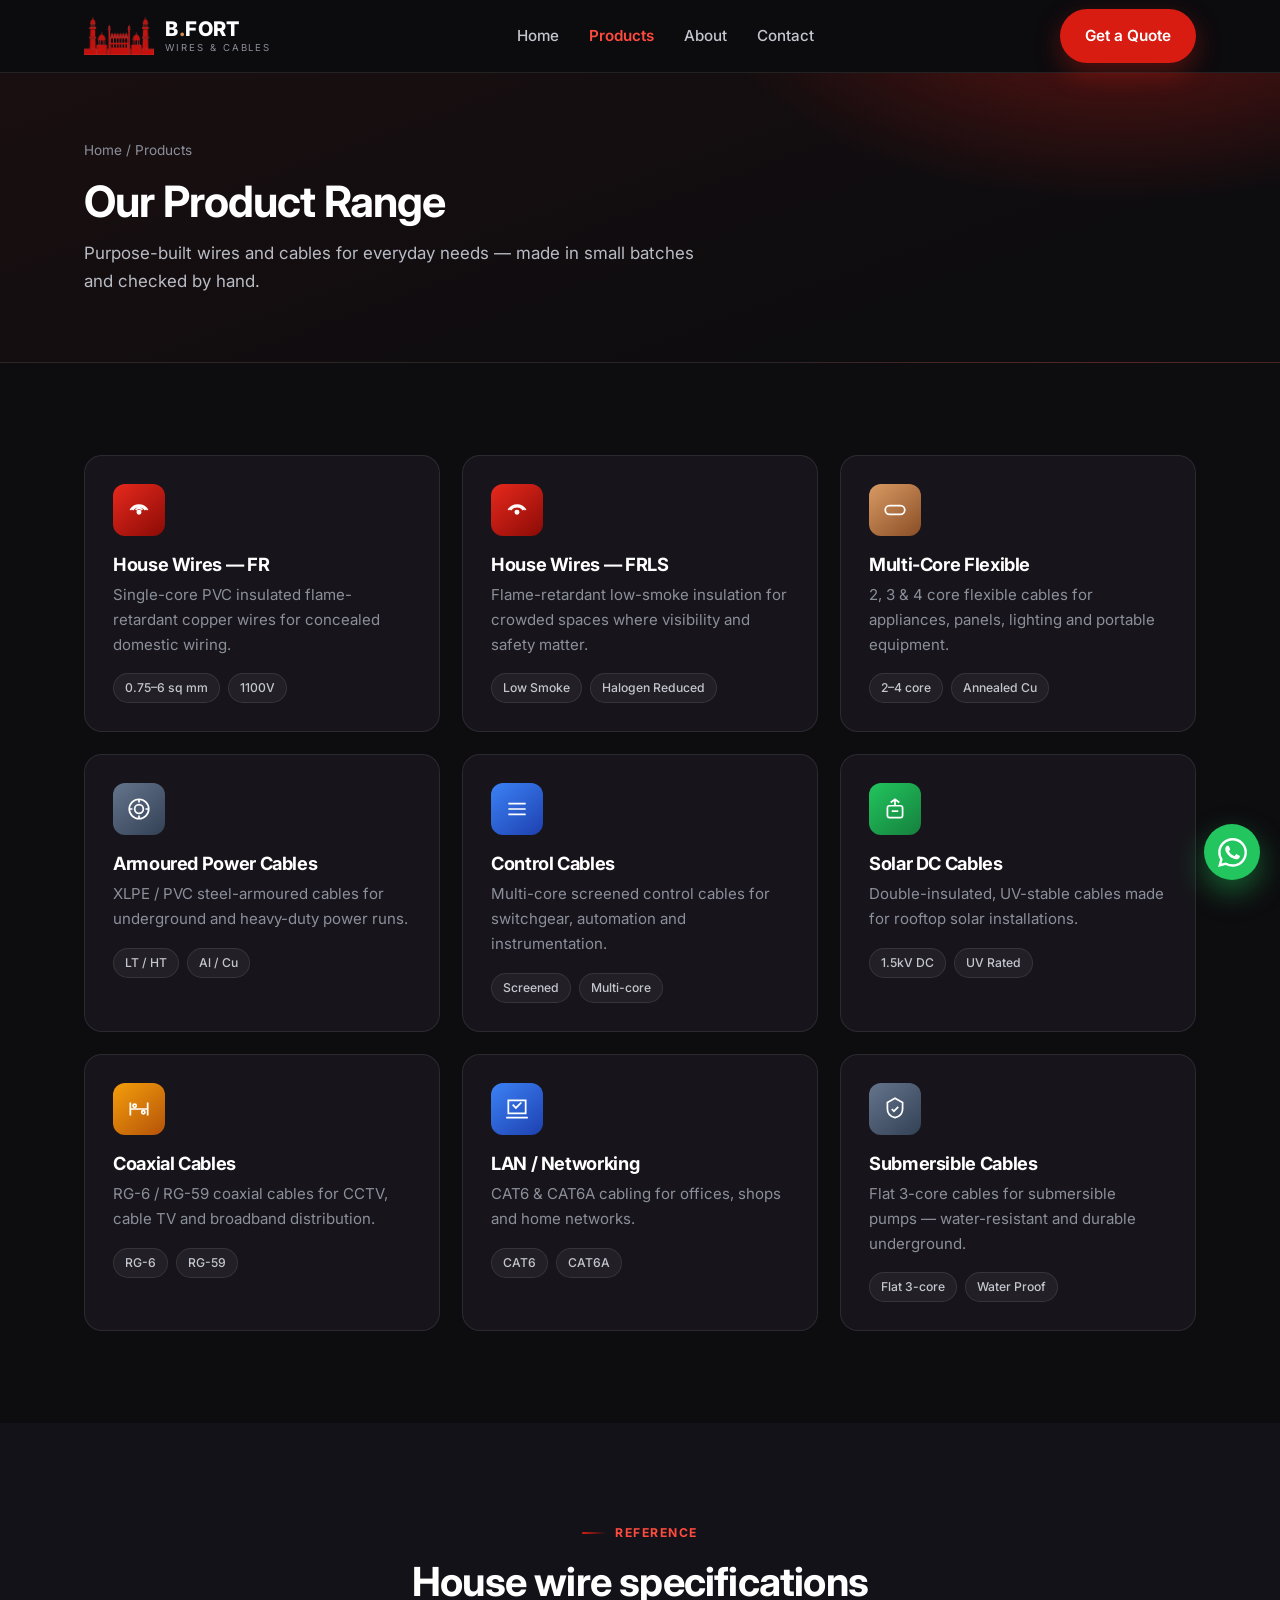
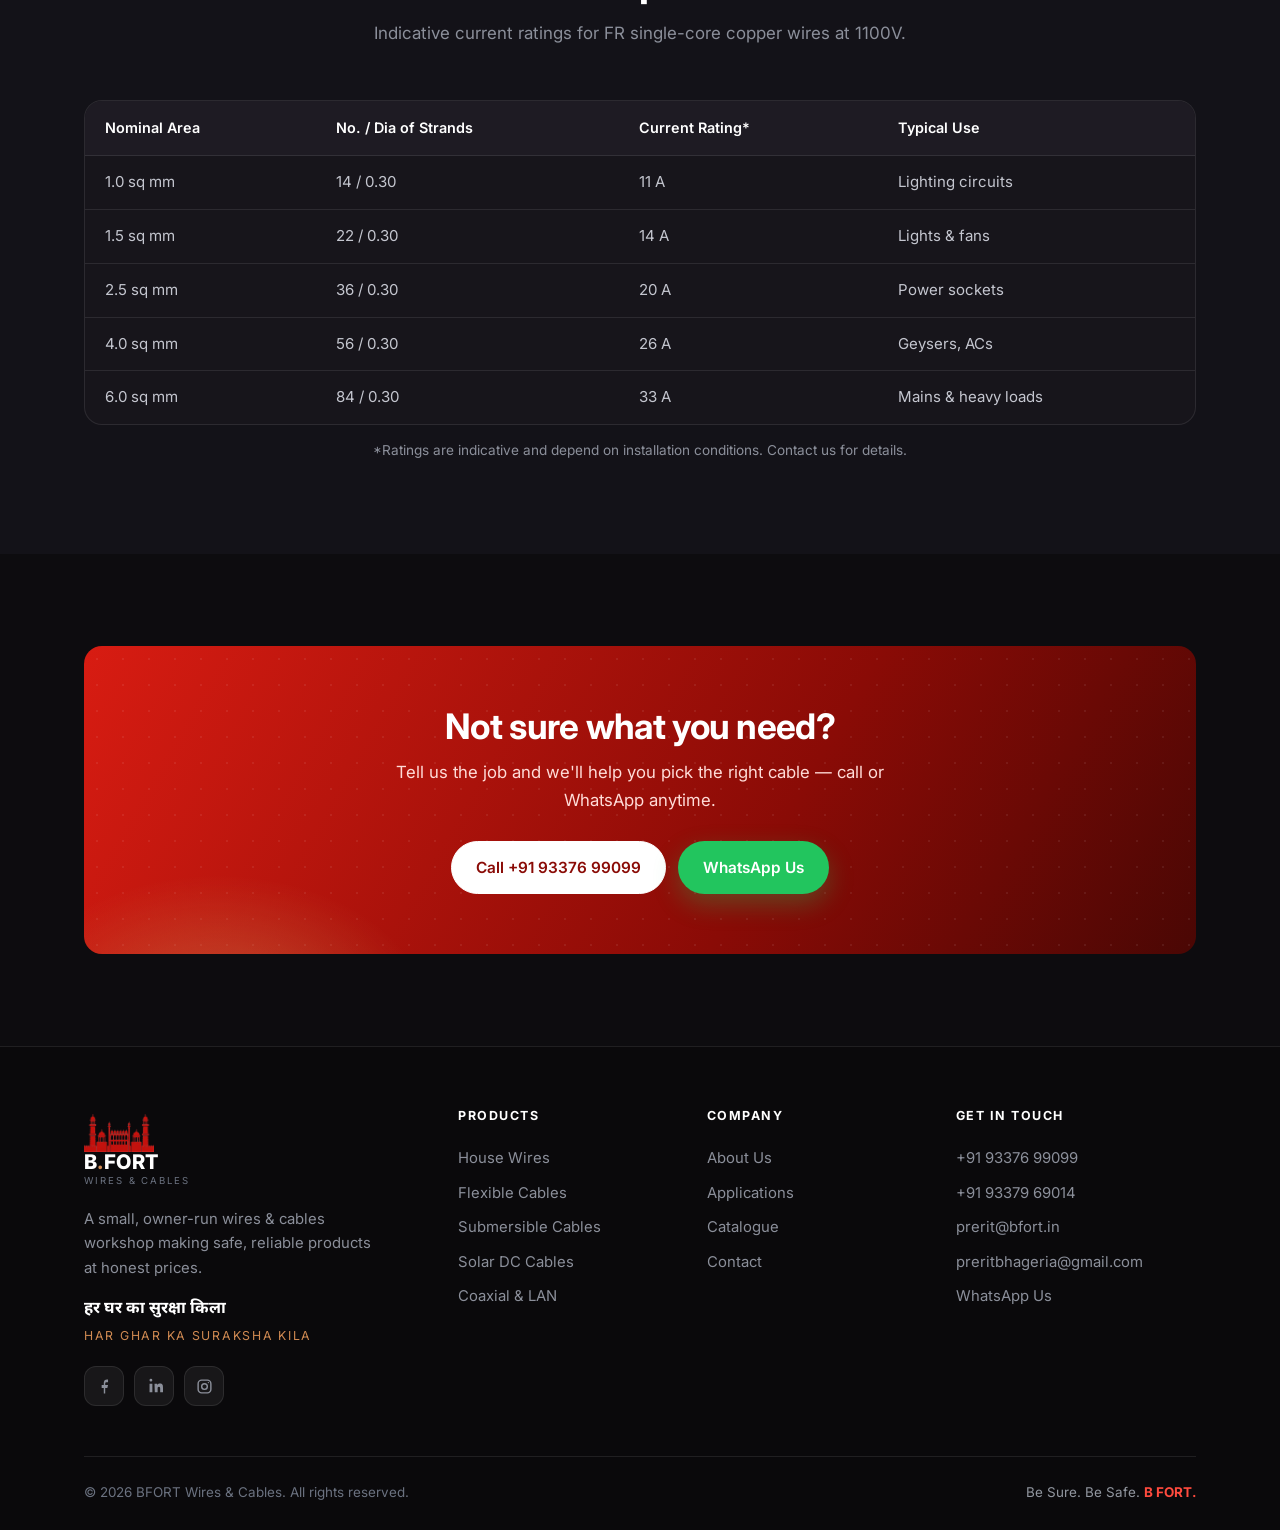
<file: products/index.html>
<!DOCTYPE html>
<html lang="en">
<head>
<meta charset="UTF-8" />
<meta name="viewport" content="width=device-width, initial-scale=1.0" />
<title>Products — BFORT Wires &amp; Cables</title>
<meta name="description" content="Explore the BFORT range: house wires, flexible cables, armoured power cables, control cables, solar DC, submersible and communication cables." />
<link rel="icon" href="/assets/favicon.png" type="image/png" />
<link rel="preconnect" href="https://fonts.googleapis.com" />
<link rel="preconnect" href="https://fonts.gstatic.com" crossorigin />
<link href="https://fonts.googleapis.com/css2?family=Inter:wght@400;500;600;700;800&family=Noto+Sans+Devanagari:wght@600;700&display=swap" rel="stylesheet" />
<link rel="stylesheet" href="/css/style.css" />
</head>
<body>

<header class="header">
  <div class="container nav">
    <a class="brand" href="/" aria-label="BFORT home">
      <img class="brand__mark" src="/assets/logo-mark.png" alt="BFORT" />
      <span class="brand__text"><b>B<span>.</span>FORT</b><small>Wires &amp; Cables</small></span>
    </a>
    <nav class="nav__links" aria-label="Primary">
      <a href="/">Home</a>
      <a href="/products/" class="active">Products</a>
      <a href="/about/">About</a>
      <a href="/contact/">Contact</a>
    </nav>
    <div class="nav__cta">
      <a href="/contact/" class="btn btn--primary">Get a Quote</a>
      <button class="nav__toggle" aria-label="Menu" aria-expanded="false"><span></span><span></span><span></span></button>
    </div>
  </div>
</header>

<section class="page-hero">
  <div class="container">
    <div class="crumbs"><a href="/">Home</a> / Products</div>
    <h1>Our Product Range</h1>
    <p>Purpose-built wires and cables for everyday needs — made in small batches and checked by hand.</p>
  </div>
</section>

<!-- ===== Catalogue ===== -->
<section class="section">
  <div class="container">
    <div class="grid grid--3">
      <article class="product reveal">
        <div class="product__icon p-red"><svg viewBox="0 0 24 24" fill="none" stroke="currentColor" stroke-width="1.6"><path d="M4 12c4-6 12-6 16 0M6 12c3-4 9-4 12 0M9 12c1.5-2 4.5-2 6 0"/><circle cx="12" cy="14" r="1.5" fill="currentColor"/></svg></div>
        <h3>House Wires — FR</h3>
        <p>Single-core PVC insulated flame-retardant copper wires for concealed domestic wiring.</p>
        <div class="product__tags"><span class="tag">0.75–6 sq mm</span><span class="tag">1100V</span></div>
      </article>
      <article class="product reveal">
        <div class="product__icon p-red"><svg viewBox="0 0 24 24" fill="none" stroke="currentColor" stroke-width="1.6"><path d="M4 12c4-6 12-6 16 0M6 12c3-4 9-4 12 0"/><circle cx="12" cy="14" r="1.5" fill="currentColor"/></svg></div>
        <h3>House Wires — FRLS</h3>
        <p>Flame-retardant low-smoke insulation for crowded spaces where visibility and safety matter.</p>
        <div class="product__tags"><span class="tag">Low Smoke</span><span class="tag">Halogen Reduced</span></div>
      </article>
      <article class="product reveal">
        <div class="product__icon p-copper"><svg viewBox="0 0 24 24" fill="none" stroke="currentColor" stroke-width="1.6"><rect x="3" y="8" width="18" height="8" rx="4"/><path d="M7 12h.01M11 12h.01M15 12h.01"/></svg></div>
        <h3>Multi-Core Flexible</h3>
        <p>2, 3 &amp; 4 core flexible cables for appliances, panels, lighting and portable equipment.</p>
        <div class="product__tags"><span class="tag">2–4 core</span><span class="tag">Annealed Cu</span></div>
      </article>
      <article class="product reveal">
        <div class="product__icon p-slate"><svg viewBox="0 0 24 24" fill="none" stroke="currentColor" stroke-width="1.6"><circle cx="12" cy="12" r="9"/><circle cx="12" cy="12" r="4"/><path d="M12 3v3M12 18v3M3 12h3M18 12h3"/></svg></div>
        <h3>Armoured Power Cables</h3>
        <p>XLPE / PVC steel-armoured cables for underground and heavy-duty power runs.</p>
        <div class="product__tags"><span class="tag">LT / HT</span><span class="tag">Al / Cu</span></div>
      </article>
      <article class="product reveal">
        <div class="product__icon p-blue"><svg viewBox="0 0 24 24" fill="none" stroke="currentColor" stroke-width="1.6"><path d="M4 7h16M4 12h16M4 17h16"/></svg></div>
        <h3>Control Cables</h3>
        <p>Multi-core screened control cables for switchgear, automation and instrumentation.</p>
        <div class="product__tags"><span class="tag">Screened</span><span class="tag">Multi-core</span></div>
      </article>
      <article class="product reveal">
        <div class="product__icon p-green"><svg viewBox="0 0 24 24" fill="none" stroke="currentColor" stroke-width="1.6"><path d="M12 3v6M8 6l4-3 4 3"/><rect x="5" y="9" width="14" height="11" rx="2"/><path d="M9 14h6"/></svg></div>
        <h3>Solar DC Cables</h3>
        <p>Double-insulated, UV-stable cables made for rooftop solar installations.</p>
        <div class="product__tags"><span class="tag">1.5kV DC</span><span class="tag">UV Rated</span></div>
      </article>
      <article class="product reveal">
        <div class="product__icon p-amber"><svg viewBox="0 0 24 24" fill="none" stroke="currentColor" stroke-width="1.6"><path d="M4 18V6M20 18V6M4 12h16"/><circle cx="8" cy="9" r="1.5"/><circle cx="16" cy="15" r="1.5"/></svg></div>
        <h3>Coaxial Cables</h3>
        <p>RG-6 / RG-59 coaxial cables for CCTV, cable TV and broadband distribution.</p>
        <div class="product__tags"><span class="tag">RG-6</span><span class="tag">RG-59</span></div>
      </article>
      <article class="product reveal">
        <div class="product__icon p-blue"><svg viewBox="0 0 24 24" fill="none" stroke="currentColor" stroke-width="1.6"><path d="M4 4h16v12H4z"/><path d="M2 20h20M8 8l3 3 5-5"/></svg></div>
        <h3>LAN / Networking</h3>
        <p>CAT6 &amp; CAT6A cabling for offices, shops and home networks.</p>
        <div class="product__tags"><span class="tag">CAT6</span><span class="tag">CAT6A</span></div>
      </article>
      <article class="product reveal">
        <div class="product__icon p-slate"><svg viewBox="0 0 24 24" fill="none" stroke="currentColor" stroke-width="1.6"><path d="M12 2l7 4v6c0 4-3 7-7 8-4-1-7-4-7-8V6z"/><path d="M9 12l2 2 4-4"/></svg></div>
        <h3>Submersible Cables</h3>
        <p>Flat 3-core cables for submersible pumps — water-resistant and durable underground.</p>
        <div class="product__tags"><span class="tag">Flat 3-core</span><span class="tag">Water Proof</span></div>
      </article>
    </div>
  </div>
</section>

<!-- ===== Spec table ===== -->
<section class="section section--alt">
  <div class="container">
    <div class="section-head section-head--center reveal">
      <span class="eyebrow">Reference</span>
      <h2>House wire specifications</h2>
      <p>Indicative current ratings for FR single-core copper wires at 1100V.</p>
    </div>
    <div class="table-card reveal">
      <table>
        <thead>
          <tr>
            <th>Nominal Area</th>
            <th>No. / Dia of Strands</th>
            <th>Current Rating*</th>
            <th>Typical Use</th>
          </tr>
        </thead>
        <tbody>
          <tr><td>1.0 sq mm</td><td>14 / 0.30</td><td>11 A</td><td>Lighting circuits</td></tr>
          <tr><td>1.5 sq mm</td><td>22 / 0.30</td><td>14 A</td><td>Lights &amp; fans</td></tr>
          <tr><td>2.5 sq mm</td><td>36 / 0.30</td><td>20 A</td><td>Power sockets</td></tr>
          <tr><td>4.0 sq mm</td><td>56 / 0.30</td><td>26 A</td><td>Geysers, ACs</td></tr>
          <tr><td>6.0 sq mm</td><td>84 / 0.30</td><td>33 A</td><td>Mains &amp; heavy loads</td></tr>
        </tbody>
      </table>
    </div>
    <p class="table-note">*Ratings are indicative and depend on installation conditions. Contact us for details.</p>
  </div>
</section>

<!-- ===== CTA ===== -->
<section class="section">
  <div class="container">
    <div class="cta reveal">
      <h2>Not sure what you need?</h2>
      <p>Tell us the job and we'll help you pick the right cable — call or WhatsApp anytime.</p>
      <div class="cta__actions">
        <a href="tel:+919337699099" class="btn btn--surface">Call +91 93376 99099</a>
        <a href="https://wa.me/919337699099" target="_blank" rel="noopener" class="btn btn--wa">WhatsApp Us</a>
      </div>
    </div>
  </div>
</section>

<!-- ===== Footer ===== -->
<footer class="footer">
  <div class="container">
    <div class="footer__grid">
      <div class="footer__brand">
        <a class="brand" href="/">
          <img class="brand__mark" src="/assets/logo-mark.png" alt="BFORT" />
          <span class="brand__text"><b>B<span>.</span>FORT</b><small>Wires &amp; Cables</small></span>
        </a>
        <p>A small, owner-run wires &amp; cables workshop making safe, reliable products at honest prices.</p>
        <p class="footer__motto"><b lang="hi">हर घर का सुरक्षा किला</b><span>Har ghar ka suraksha kila</span></p>
        <div class="social">
          <a href="#" aria-label="Facebook"><svg viewBox="0 0 24 24" fill="currentColor"><path d="M13 22v-8h3l1-4h-4V8c0-1 .3-2 2-2h2V2.2C18.4 2.1 17 2 15.6 2 12.8 2 11 3.7 11 6.7V10H8v4h3v8z"/></svg></a>
          <a href="#" aria-label="LinkedIn"><svg viewBox="0 0 24 24" fill="currentColor"><path d="M6.94 5A2 2 0 116.94 1a2 2 0 010 4zM5 8h4v12H5zM12 8h3.8v1.7h.05c.53-1 1.83-2 3.75-2 4 0 4.4 2.6 4.4 6V20h-4v-5c0-1.2 0-2.7-1.7-2.7s-1.9 1.3-1.9 2.6V20h-4z"/></svg></a>
          <a href="#" aria-label="Instagram"><svg viewBox="0 0 24 24" fill="none" stroke="currentColor" stroke-width="2"><rect x="3" y="3" width="18" height="18" rx="5"/><circle cx="12" cy="12" r="4"/><circle cx="17.5" cy="6.5" r="1" fill="currentColor" stroke="none"/></svg></a>
        </div>
      </div>
      <div>
        <h4>Products</h4>
        <a href="/products/">House Wires</a>
        <a href="/products/">Flexible Cables</a>
        <a href="/products/">Submersible Cables</a>
        <a href="/products/">Solar DC Cables</a>
        <a href="/products/">Coaxial &amp; LAN</a>
      </div>
      <div>
        <h4>Company</h4>
        <a href="/about/">About Us</a>
        <a href="/#applications">Applications</a>
        <a href="/products/">Catalogue</a>
        <a href="/contact/">Contact</a>
      </div>
      <div>
        <h4>Get in Touch</h4>
        <a href="tel:+919337699099">+91 93376 99099</a>
        <a href="tel:+919337969014">+91 93379 69014</a>
        <a href="mailto:prerit@bfort.in">prerit@bfort.in</a>
        <a href="mailto:preritbhageria@gmail.com">preritbhageria@gmail.com</a>
        <a href="https://wa.me/919337699099" target="_blank" rel="noopener">WhatsApp Us</a>
      </div>
    </div>
    <div class="footer__bottom">
      <span>© <span id="year">2026</span> BFORT Wires &amp; Cables. All rights reserved.</span>
      <span class="footer__sign">Be Sure. Be Safe. <b>B&nbsp;FORT.</b></span>
    </div>
  </div>
</footer>

<a class="wa-float" href="https://wa.me/919337699099" target="_blank" rel="noopener" aria-label="Chat on WhatsApp">
  <svg viewBox="0 0 24 24" fill="currentColor"><path d="M17.472 14.382c-.297-.149-1.758-.867-2.03-.967-.273-.099-.471-.148-.67.15-.197.297-.767.966-.94 1.164-.173.199-.347.223-.644.075-.297-.15-1.255-.463-2.39-1.475-.883-.788-1.48-1.761-1.653-2.059-.173-.297-.018-.458.13-.606.134-.133.297-.347.446-.52.149-.174.198-.298.298-.497.099-.198.05-.371-.025-.52-.075-.149-.669-1.612-.916-2.207-.242-.579-.487-.5-.669-.51-.173-.008-.371-.01-.57-.01-.198 0-.52.074-.792.372-.272.297-1.04 1.016-1.04 2.479 0 1.462 1.065 2.875 1.213 3.074.149.198 2.096 3.2 5.077 4.487.709.306 1.262.489 1.694.625.712.227 1.36.195 1.871.118.571-.085 1.758-.719 2.006-1.413.248-.694.248-1.289.173-1.413-.074-.124-.272-.198-.57-.347m-5.421 7.403h-.004a9.87 9.87 0 01-5.031-1.378l-.361-.214-3.741.982.998-3.648-.235-.374a9.86 9.86 0 01-1.51-5.26c.001-5.45 4.436-9.884 9.888-9.884 2.64 0 5.122 1.03 6.988 2.898a9.825 9.825 0 012.893 6.994c-.003 5.45-4.437 9.884-9.885 9.884m8.413-18.297A11.815 11.815 0 0012.05 0C5.495 0 .16 5.335.157 11.892c0 2.096.547 4.142 1.588 5.945L.057 24l6.305-1.654a11.882 11.882 0 005.683 1.448h.005c6.554 0 11.89-5.335 11.893-11.893a11.821 11.821 0 00-3.48-8.413z"/></svg>
</a>

<script src="/js/main.js?v=2"></script>
</body>
</html>
</file>
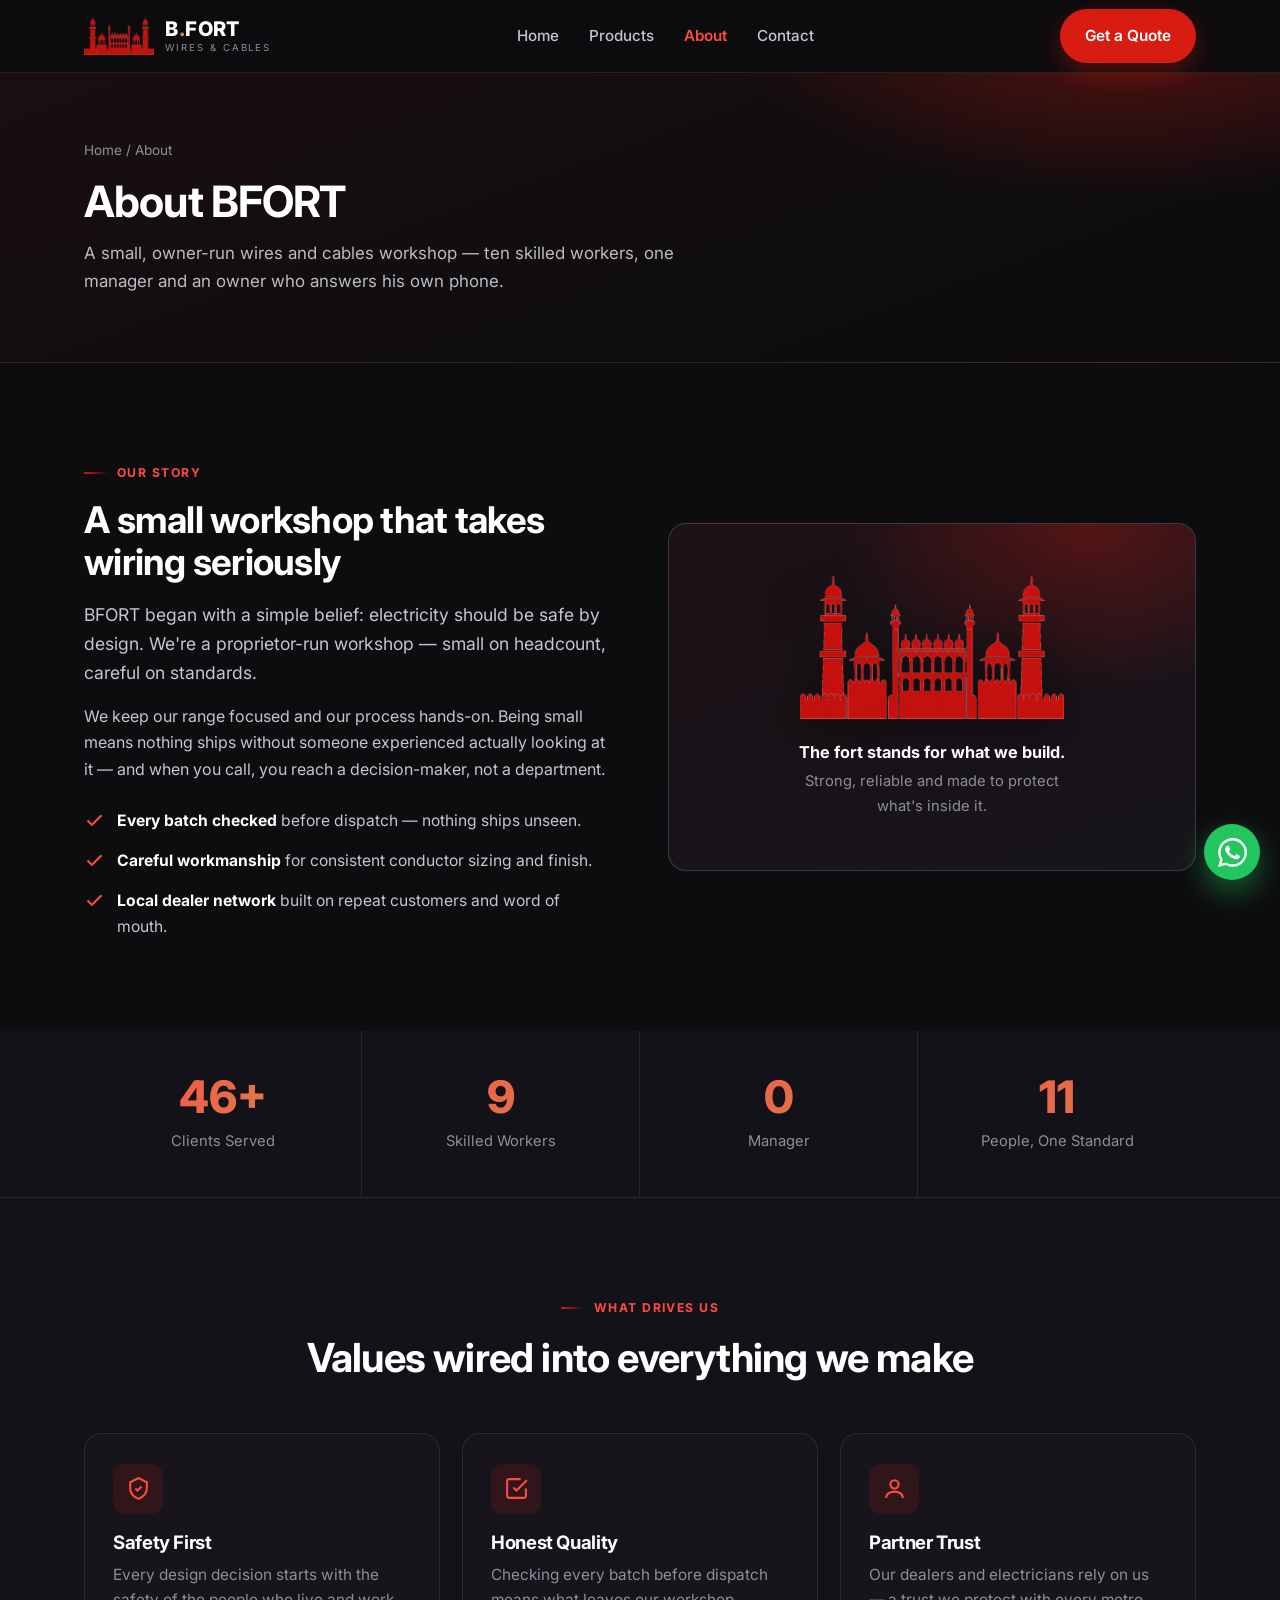
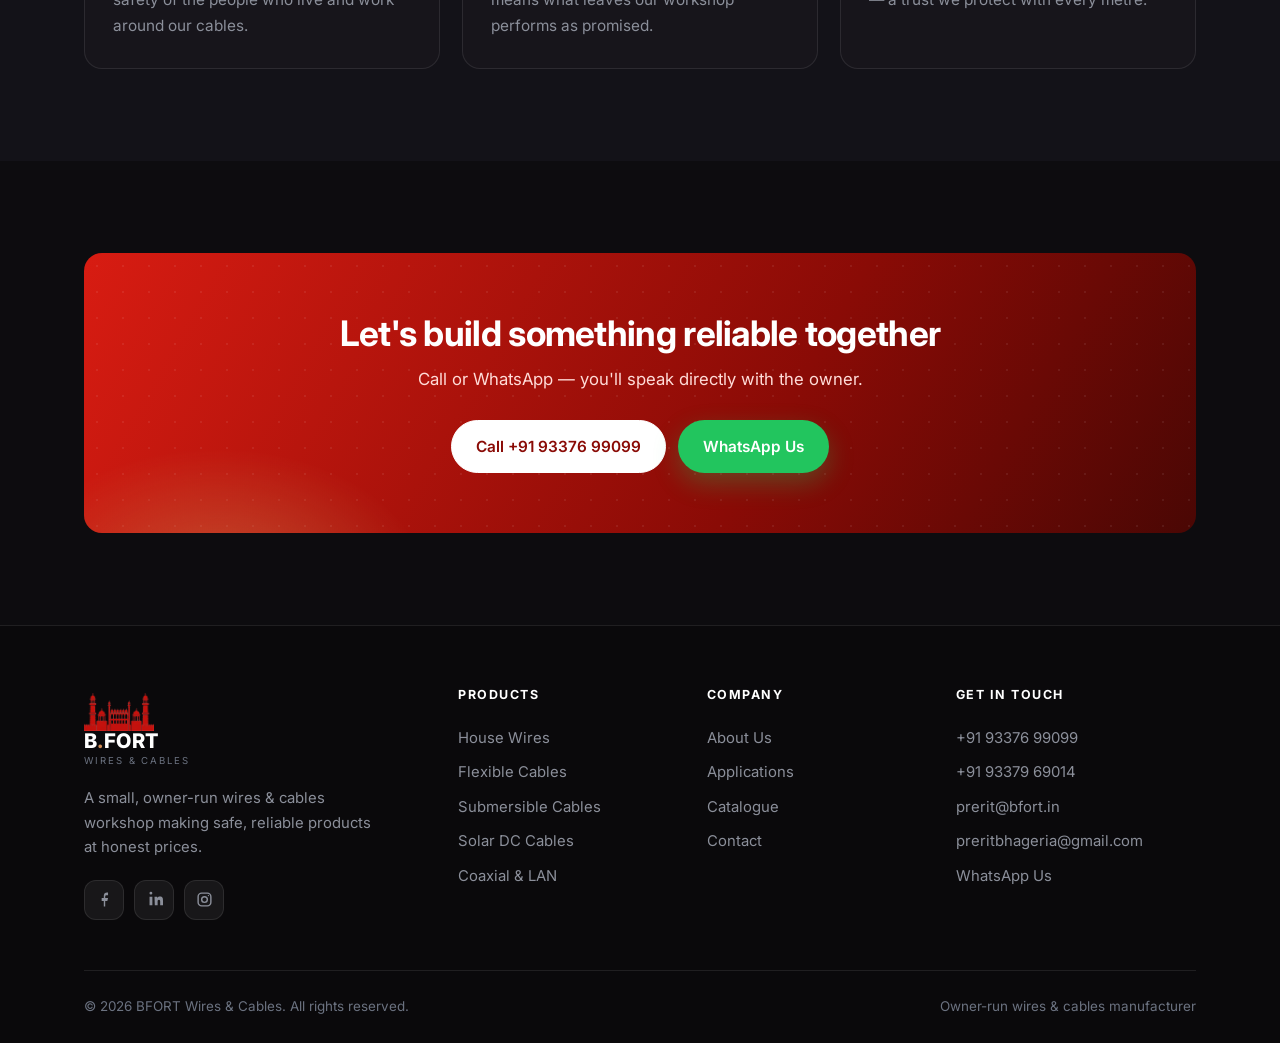
<file: about.html>
<!DOCTYPE html>
<html lang="en">
<head>
<meta charset="UTF-8" />
<meta name="viewport" content="width=device-width, initial-scale=1.0" />
<title>About — BFORT Wires &amp; Cables</title>
<meta name="description" content="BFORT is a small, owner-run manufacturer of copper wires and cables — a team of twelve making dependable products in small batches with personal attention." />
<link rel="icon" href="assets/favicon.png" type="image/png" />
<link rel="preconnect" href="https://fonts.googleapis.com" />
<link rel="preconnect" href="https://fonts.gstatic.com" crossorigin />
<link href="https://fonts.googleapis.com/css2?family=Inter:wght@400;500;600;700;800&display=swap" rel="stylesheet" />
<link rel="stylesheet" href="css/style.css" />
</head>
<body>

<header class="header">
  <div class="container nav">
    <a class="brand" href="index.html" aria-label="BFORT home">
      <img class="brand__mark" src="assets/logo-mark.png" alt="BFORT" />
      <span class="brand__text"><b>B<span>.</span>FORT</b><small>Wires &amp; Cables</small></span>
    </a>
    <nav class="nav__links" aria-label="Primary">
      <a href="index.html">Home</a>
      <a href="products.html">Products</a>
      <a href="about.html" class="active">About</a>
      <a href="contact.html">Contact</a>
    </nav>
    <div class="nav__cta">
      <a href="contact.html" class="btn btn--primary">Get a Quote</a>
      <button class="nav__toggle" aria-label="Menu" aria-expanded="false"><span></span><span></span><span></span></button>
    </div>
  </div>
</header>

<section class="page-hero">
  <div class="container">
    <div class="crumbs"><a href="index.html">Home</a> / About</div>
    <h1>About BFORT</h1>
    <p>A small, owner-run wires and cables workshop — ten skilled workers, one manager and an owner who answers his own phone.</p>
  </div>
</section>

<!-- ===== Story ===== -->
<section class="section">
  <div class="container split">
    <div class="reveal">
      <span class="eyebrow">Our Story</span>
      <h2 style="font-size:clamp(1.7rem,3.2vw,2.3rem)">A small workshop that takes wiring seriously</h2>
      <p class="lead" style="margin-top:16px">BFORT began with a simple belief: electricity should be safe by design. We're a proprietor-run workshop — small on headcount, careful on standards.</p>
      <p style="margin-top:16px">We keep our range focused and our process hands-on. Being small means nothing ships without someone experienced actually looking at it — and when you call, you reach a decision-maker, not a department.</p>
      <ul class="checklist">
        <li><svg viewBox="0 0 24 24" fill="none" stroke="currentColor" stroke-width="2.4"><path d="M20 6L9 17l-5-5"/></svg><span><b>Every batch checked</b> before dispatch — nothing ships unseen.</span></li>
        <li><svg viewBox="0 0 24 24" fill="none" stroke="currentColor" stroke-width="2.4"><path d="M20 6L9 17l-5-5"/></svg><span><b>Careful workmanship</b> for consistent conductor sizing and finish.</span></li>
        <li><svg viewBox="0 0 24 24" fill="none" stroke="currentColor" stroke-width="2.4"><path d="M20 6L9 17l-5-5"/></svg><span><b>Local dealer network</b> built on repeat customers and word of mouth.</span></li>
      </ul>
    </div>
    <figure class="split__media reveal">
      <img src="assets/logo-mark.png" alt="BFORT Red Fort logo" />
      <figcaption><b>The fort stands for what we build.</b>Strong, reliable and made to protect what's inside it.</figcaption>
    </figure>
  </div>
</section>

<!-- ===== Team stats ===== -->
<section class="stats">
  <div class="container stats__grid">
    <div class="stat"><b data-count="50" data-suffix="+">0</b><span>Clients Served</span></div>
    <div class="stat"><b data-count="10" data-suffix="">0</b><span>Skilled Workers</span></div>
    <div class="stat"><b data-count="1" data-suffix="">0</b><span>Manager</span></div>
    <div class="stat"><b data-count="12" data-suffix="">0</b><span>People, One Standard</span></div>
  </div>
</section>

<!-- ===== Values ===== -->
<section class="section section--alt">
  <div class="container">
    <div class="section-head section-head--center reveal">
      <span class="eyebrow">What Drives Us</span>
      <h2>Values wired into everything we make</h2>
    </div>
    <div class="grid grid--3">
      <article class="feature reveal">
        <div class="feature__icon"><svg viewBox="0 0 24 24" fill="none" stroke="currentColor" stroke-width="2"><path d="M12 2l8 4v6c0 5-3.5 8-8 10-4.5-2-8-5-8-10V6l8-4z"/><path d="M9 12l2 2 4-4"/></svg></div>
        <h3>Safety First</h3>
        <p>Every design decision starts with the safety of the people who live and work around our cables.</p>
      </article>
      <article class="feature reveal">
        <div class="feature__icon"><svg viewBox="0 0 24 24" fill="none" stroke="currentColor" stroke-width="2"><path d="M9 11l3 3L22 4"/><path d="M21 12v7a2 2 0 01-2 2H5a2 2 0 01-2-2V5a2 2 0 012-2h11"/></svg></div>
        <h3>Honest Quality</h3>
        <p>Checking every batch before dispatch means what leaves our workshop performs as promised.</p>
      </article>
      <article class="feature reveal">
        <div class="feature__icon"><svg viewBox="0 0 24 24" fill="none" stroke="currentColor" stroke-width="2"><circle cx="12" cy="8" r="4"/><path d="M4 21c0-4 4-6 8-6s8 2 8 6"/></svg></div>
        <h3>Partner Trust</h3>
        <p>Our dealers and electricians rely on us — a trust we protect with every metre.</p>
      </article>
    </div>
  </div>
</section>

<!-- ===== CTA ===== -->
<section class="section">
  <div class="container">
    <div class="cta reveal">
      <h2>Let's build something reliable together</h2>
      <p>Call or WhatsApp — you'll speak directly with the owner.</p>
      <div class="cta__actions">
        <a href="tel:+919337699099" class="btn btn--surface">Call +91 93376 99099</a>
        <a href="https://wa.me/919337699099" target="_blank" rel="noopener" class="btn btn--wa">WhatsApp Us</a>
      </div>
    </div>
  </div>
</section>

<!-- ===== Footer ===== -->
<footer class="footer">
  <div class="container">
    <div class="footer__grid">
      <div class="footer__brand">
        <a class="brand" href="index.html">
          <img class="brand__mark" src="assets/logo-mark.png" alt="BFORT" />
          <span class="brand__text"><b>B<span>.</span>FORT</b><small>Wires &amp; Cables</small></span>
        </a>
        <p>A small, owner-run wires &amp; cables workshop making safe, reliable products at honest prices.</p>
        <div class="social">
          <a href="#" aria-label="Facebook"><svg viewBox="0 0 24 24" fill="currentColor"><path d="M13 22v-8h3l1-4h-4V8c0-1 .3-2 2-2h2V2.2C18.4 2.1 17 2 15.6 2 12.8 2 11 3.7 11 6.7V10H8v4h3v8z"/></svg></a>
          <a href="#" aria-label="LinkedIn"><svg viewBox="0 0 24 24" fill="currentColor"><path d="M6.94 5A2 2 0 116.94 1a2 2 0 010 4zM5 8h4v12H5zM12 8h3.8v1.7h.05c.53-1 1.83-2 3.75-2 4 0 4.4 2.6 4.4 6V20h-4v-5c0-1.2 0-2.7-1.7-2.7s-1.9 1.3-1.9 2.6V20h-4z"/></svg></a>
          <a href="#" aria-label="Instagram"><svg viewBox="0 0 24 24" fill="none" stroke="currentColor" stroke-width="2"><rect x="3" y="3" width="18" height="18" rx="5"/><circle cx="12" cy="12" r="4"/><circle cx="17.5" cy="6.5" r="1" fill="currentColor" stroke="none"/></svg></a>
        </div>
      </div>
      <div>
        <h4>Products</h4>
        <a href="products.html">House Wires</a>
        <a href="products.html">Flexible Cables</a>
        <a href="products.html">Submersible Cables</a>
        <a href="products.html">Solar DC Cables</a>
        <a href="products.html">Coaxial &amp; LAN</a>
      </div>
      <div>
        <h4>Company</h4>
        <a href="about.html">About Us</a>
        <a href="index.html#applications">Applications</a>
        <a href="products.html">Catalogue</a>
        <a href="contact.html">Contact</a>
      </div>
      <div>
        <h4>Get in Touch</h4>
        <a href="tel:+919337699099">+91 93376 99099</a>
        <a href="tel:+919337969014">+91 93379 69014</a>
        <a href="mailto:prerit@bfort.in">prerit@bfort.in</a>
        <a href="mailto:preritbhageria@gmail.com">preritbhageria@gmail.com</a>
        <a href="https://wa.me/919337699099" target="_blank" rel="noopener">WhatsApp Us</a>
      </div>
    </div>
    <div class="footer__bottom">
      <span>© <span id="year">2026</span> BFORT Wires &amp; Cables. All rights reserved.</span>
      <span>Owner-run wires &amp; cables manufacturer</span>
    </div>
  </div>
</footer>

<a class="wa-float" href="https://wa.me/919337699099" target="_blank" rel="noopener" aria-label="Chat on WhatsApp">
  <svg viewBox="0 0 24 24" fill="currentColor"><path d="M17.472 14.382c-.297-.149-1.758-.867-2.03-.967-.273-.099-.471-.148-.67.15-.197.297-.767.966-.94 1.164-.173.199-.347.223-.644.075-.297-.15-1.255-.463-2.39-1.475-.883-.788-1.48-1.761-1.653-2.059-.173-.297-.018-.458.13-.606.134-.133.297-.347.446-.52.149-.174.198-.298.298-.497.099-.198.05-.371-.025-.52-.075-.149-.669-1.612-.916-2.207-.242-.579-.487-.5-.669-.51-.173-.008-.371-.01-.57-.01-.198 0-.52.074-.792.372-.272.297-1.04 1.016-1.04 2.479 0 1.462 1.065 2.875 1.213 3.074.149.198 2.096 3.2 5.077 4.487.709.306 1.262.489 1.694.625.712.227 1.36.195 1.871.118.571-.085 1.758-.719 2.006-1.413.248-.694.248-1.289.173-1.413-.074-.124-.272-.198-.57-.347m-5.421 7.403h-.004a9.87 9.87 0 01-5.031-1.378l-.361-.214-3.741.982.998-3.648-.235-.374a9.86 9.86 0 01-1.51-5.26c.001-5.45 4.436-9.884 9.888-9.884 2.64 0 5.122 1.03 6.988 2.898a9.825 9.825 0 012.893 6.994c-.003 5.45-4.437 9.884-9.885 9.884m8.413-18.297A11.815 11.815 0 0012.05 0C5.495 0 .16 5.335.157 11.892c0 2.096.547 4.142 1.588 5.945L.057 24l6.305-1.654a11.882 11.882 0 005.683 1.448h.005c6.554 0 11.89-5.335 11.893-11.893a11.821 11.821 0 00-3.48-8.413z"/></svg>
</a>

<script src="js/main.js"></script>
</body>
</html>
</file>
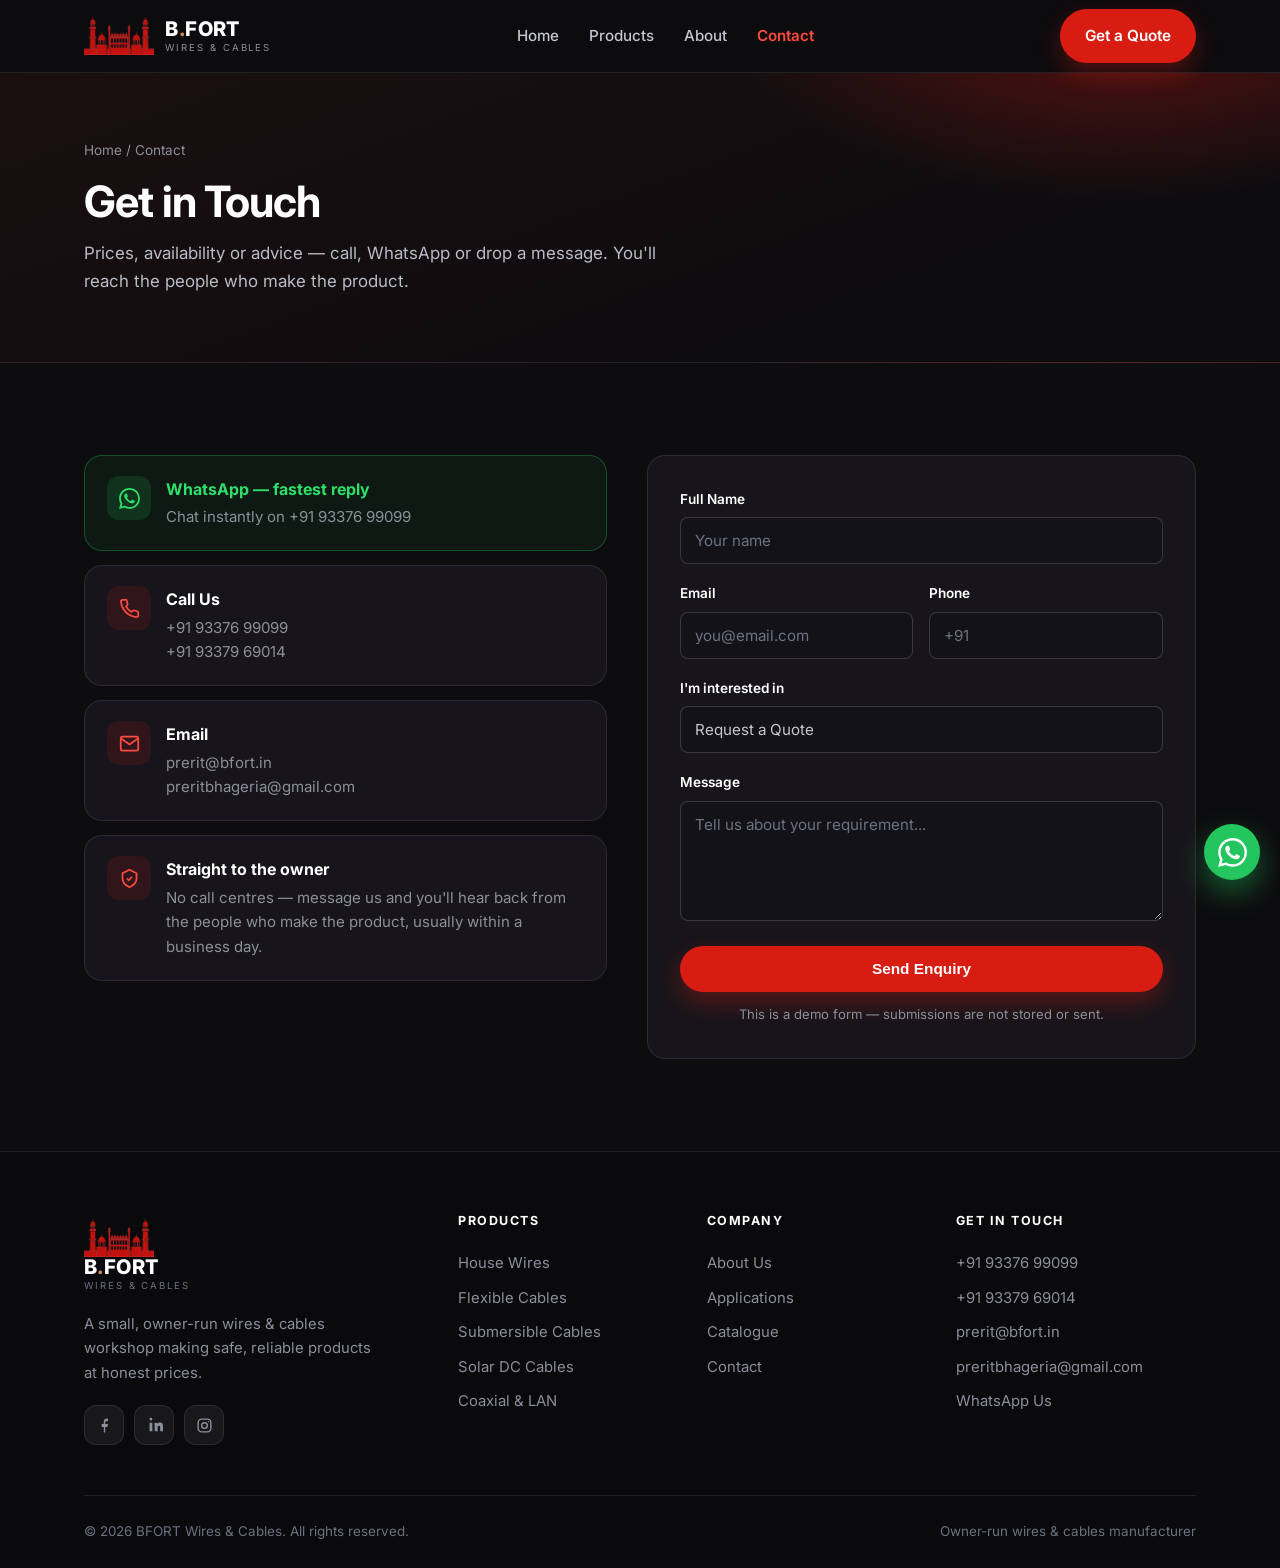
<file: contact.html>
<!DOCTYPE html>
<html lang="en">
<head>
<meta charset="UTF-8" />
<meta name="viewport" content="width=device-width, initial-scale=1.0" />
<title>Contact — BFORT Wires &amp; Cables</title>
<meta name="description" content="Get in touch with BFORT for prices, availability and advice — call, WhatsApp or send a message and talk directly to the owner." />
<link rel="icon" href="assets/favicon.png" type="image/png" />
<link rel="preconnect" href="https://fonts.googleapis.com" />
<link rel="preconnect" href="https://fonts.gstatic.com" crossorigin />
<link href="https://fonts.googleapis.com/css2?family=Inter:wght@400;500;600;700;800&display=swap" rel="stylesheet" />
<link rel="stylesheet" href="css/style.css" />
</head>
<body>

<header class="header">
  <div class="container nav">
    <a class="brand" href="index.html" aria-label="BFORT home">
      <img class="brand__mark" src="assets/logo-mark.png" alt="BFORT" />
      <span class="brand__text"><b>B<span>.</span>FORT</b><small>Wires &amp; Cables</small></span>
    </a>
    <nav class="nav__links" aria-label="Primary">
      <a href="index.html">Home</a>
      <a href="products.html">Products</a>
      <a href="about.html">About</a>
      <a href="contact.html" class="active">Contact</a>
    </nav>
    <div class="nav__cta">
      <a href="contact.html" class="btn btn--primary">Get a Quote</a>
      <button class="nav__toggle" aria-label="Menu" aria-expanded="false"><span></span><span></span><span></span></button>
    </div>
  </div>
</header>

<section class="page-hero">
  <div class="container">
    <div class="crumbs"><a href="index.html">Home</a> / Contact</div>
    <h1>Get in Touch</h1>
    <p>Prices, availability or advice — call, WhatsApp or drop a message. You'll reach the people who make the product.</p>
  </div>
</section>

<section class="section">
  <div class="container contact">
    <div class="contact__info">
      <a class="info-card info-card--wa" href="https://wa.me/919337699099" target="_blank" rel="noopener">
        <div class="info-card__ic"><svg viewBox="0 0 24 24" fill="currentColor"><path d="M17.472 14.382c-.297-.149-1.758-.867-2.03-.967-.273-.099-.471-.148-.67.15-.197.297-.767.966-.94 1.164-.173.199-.347.223-.644.075-.297-.15-1.255-.463-2.39-1.475-.883-.788-1.48-1.761-1.653-2.059-.173-.297-.018-.458.13-.606.134-.133.297-.347.446-.52.149-.174.198-.298.298-.497.099-.198.05-.371-.025-.52-.075-.149-.669-1.612-.916-2.207-.242-.579-.487-.5-.669-.51-.173-.008-.371-.01-.57-.01-.198 0-.52.074-.792.372-.272.297-1.04 1.016-1.04 2.479 0 1.462 1.065 2.875 1.213 3.074.149.198 2.096 3.2 5.077 4.487.709.306 1.262.489 1.694.625.712.227 1.36.195 1.871.118.571-.085 1.758-.719 2.006-1.413.248-.694.248-1.289.173-1.413-.074-.124-.272-.198-.57-.347m-5.421 7.403h-.004a9.87 9.87 0 01-5.031-1.378l-.361-.214-3.741.982.998-3.648-.235-.374a9.86 9.86 0 01-1.51-5.26c.001-5.45 4.436-9.884 9.888-9.884 2.64 0 5.122 1.03 6.988 2.898a9.825 9.825 0 012.893 6.994c-.003 5.45-4.437 9.884-9.885 9.884m8.413-18.297A11.815 11.815 0 0012.05 0C5.495 0 .16 5.335.157 11.892c0 2.096.547 4.142 1.588 5.945L.057 24l6.305-1.654a11.882 11.882 0 005.683 1.448h.005c6.554 0 11.89-5.335 11.893-11.893a11.821 11.821 0 00-3.48-8.413z"/></svg></div>
        <div><b>WhatsApp — fastest reply</b><span>Chat instantly on +91 93376 99099</span></div>
      </a>
      <div class="info-card">
        <div class="info-card__ic"><svg viewBox="0 0 24 24" fill="none" stroke="currentColor" stroke-width="2"><path d="M22 16.9v3a2 2 0 01-2.2 2 19.8 19.8 0 01-8.6-3 19.5 19.5 0 01-6-6 19.8 19.8 0 01-3-8.6A2 2 0 014.1 2h3a2 2 0 012 1.7c.1 1 .3 1.9.6 2.8a2 2 0 01-.5 2.1L8.1 9.9a16 16 0 006 6l1.3-1.1a2 2 0 012.1-.5c.9.3 1.8.5 2.8.6a2 2 0 011.7 2z"/></svg></div>
        <div><b>Call Us</b><a href="tel:+919337699099">+91 93376 99099</a><a href="tel:+919337969014">+91 93379 69014</a></div>
      </div>
      <div class="info-card">
        <div class="info-card__ic"><svg viewBox="0 0 24 24" fill="none" stroke="currentColor" stroke-width="2"><rect x="2" y="4" width="20" height="16" rx="2"/><path d="M2 6l10 7 10-7"/></svg></div>
        <div><b>Email</b><a href="mailto:prerit@bfort.in">prerit@bfort.in</a><a href="mailto:preritbhageria@gmail.com">preritbhageria@gmail.com</a></div>
      </div>
      <div class="info-card">
        <div class="info-card__ic"><svg viewBox="0 0 24 24" fill="none" stroke="currentColor" stroke-width="2"><path d="M12 2l8 4v6c0 5-3.5 8-8 10-4.5-2-8-5-8-10V6l8-4z"/><path d="M9 12l2 2 4-4"/></svg></div>
        <div><b>Straight to the owner</b><span>No call centres — message us and you'll hear back from the people who make the product, usually within a business day.</span></div>
      </div>
    </div>

    <form class="form" novalidate>
      <div class="form__ok">✓ Thanks! Your enquiry has been received. We'll get back to you shortly.</div>
      <div class="field">
        <label for="name">Full Name</label>
        <input id="name" name="name" type="text" placeholder="Your name" required />
      </div>
      <div class="grid grid--2" style="gap:16px">
        <div class="field">
          <label for="email">Email</label>
          <input id="email" name="email" type="email" placeholder="you@email.com" required />
        </div>
        <div class="field">
          <label for="phone">Phone</label>
          <input id="phone" name="phone" type="tel" placeholder="+91 " />
        </div>
      </div>
      <div class="field">
        <label for="topic">I'm interested in</label>
        <select id="topic" name="topic">
          <option>Request a Quote</option>
          <option>Product Details</option>
          <option>Dealership / Distribution</option>
          <option>Help Choosing a Cable</option>
          <option>Other</option>
        </select>
      </div>
      <div class="field">
        <label for="message">Message</label>
        <textarea id="message" name="message" placeholder="Tell us about your requirement..."></textarea>
      </div>
      <button type="submit" class="btn btn--primary" style="width:100%;justify-content:center">Send Enquiry</button>
      <p class="form__note">This is a demo form — submissions are not stored or sent.</p>
    </form>
  </div>
</section>

<!-- ===== Footer ===== -->
<footer class="footer">
  <div class="container">
    <div class="footer__grid">
      <div class="footer__brand">
        <a class="brand" href="index.html">
          <img class="brand__mark" src="assets/logo-mark.png" alt="BFORT" />
          <span class="brand__text"><b>B<span>.</span>FORT</b><small>Wires &amp; Cables</small></span>
        </a>
        <p>A small, owner-run wires &amp; cables workshop making safe, reliable products at honest prices.</p>
        <div class="social">
          <a href="#" aria-label="Facebook"><svg viewBox="0 0 24 24" fill="currentColor"><path d="M13 22v-8h3l1-4h-4V8c0-1 .3-2 2-2h2V2.2C18.4 2.1 17 2 15.6 2 12.8 2 11 3.7 11 6.7V10H8v4h3v8z"/></svg></a>
          <a href="#" aria-label="LinkedIn"><svg viewBox="0 0 24 24" fill="currentColor"><path d="M6.94 5A2 2 0 116.94 1a2 2 0 010 4zM5 8h4v12H5zM12 8h3.8v1.7h.05c.53-1 1.83-2 3.75-2 4 0 4.4 2.6 4.4 6V20h-4v-5c0-1.2 0-2.7-1.7-2.7s-1.9 1.3-1.9 2.6V20h-4z"/></svg></a>
          <a href="#" aria-label="Instagram"><svg viewBox="0 0 24 24" fill="none" stroke="currentColor" stroke-width="2"><rect x="3" y="3" width="18" height="18" rx="5"/><circle cx="12" cy="12" r="4"/><circle cx="17.5" cy="6.5" r="1" fill="currentColor" stroke="none"/></svg></a>
        </div>
      </div>
      <div>
        <h4>Products</h4>
        <a href="products.html">House Wires</a>
        <a href="products.html">Flexible Cables</a>
        <a href="products.html">Submersible Cables</a>
        <a href="products.html">Solar DC Cables</a>
        <a href="products.html">Coaxial &amp; LAN</a>
      </div>
      <div>
        <h4>Company</h4>
        <a href="about.html">About Us</a>
        <a href="index.html#applications">Applications</a>
        <a href="products.html">Catalogue</a>
        <a href="contact.html">Contact</a>
      </div>
      <div>
        <h4>Get in Touch</h4>
        <a href="tel:+919337699099">+91 93376 99099</a>
        <a href="tel:+919337969014">+91 93379 69014</a>
        <a href="mailto:prerit@bfort.in">prerit@bfort.in</a>
        <a href="mailto:preritbhageria@gmail.com">preritbhageria@gmail.com</a>
        <a href="https://wa.me/919337699099" target="_blank" rel="noopener">WhatsApp Us</a>
      </div>
    </div>
    <div class="footer__bottom">
      <span>© <span id="year">2026</span> BFORT Wires &amp; Cables. All rights reserved.</span>
      <span>Owner-run wires &amp; cables manufacturer</span>
    </div>
  </div>
</footer>

<a class="wa-float" href="https://wa.me/919337699099" target="_blank" rel="noopener" aria-label="Chat on WhatsApp">
  <svg viewBox="0 0 24 24" fill="currentColor"><path d="M17.472 14.382c-.297-.149-1.758-.867-2.03-.967-.273-.099-.471-.148-.67.15-.197.297-.767.966-.94 1.164-.173.199-.347.223-.644.075-.297-.15-1.255-.463-2.39-1.475-.883-.788-1.48-1.761-1.653-2.059-.173-.297-.018-.458.13-.606.134-.133.297-.347.446-.52.149-.174.198-.298.298-.497.099-.198.05-.371-.025-.52-.075-.149-.669-1.612-.916-2.207-.242-.579-.487-.5-.669-.51-.173-.008-.371-.01-.57-.01-.198 0-.52.074-.792.372-.272.297-1.04 1.016-1.04 2.479 0 1.462 1.065 2.875 1.213 3.074.149.198 2.096 3.2 5.077 4.487.709.306 1.262.489 1.694.625.712.227 1.36.195 1.871.118.571-.085 1.758-.719 2.006-1.413.248-.694.248-1.289.173-1.413-.074-.124-.272-.198-.57-.347m-5.421 7.403h-.004a9.87 9.87 0 01-5.031-1.378l-.361-.214-3.741.982.998-3.648-.235-.374a9.86 9.86 0 01-1.51-5.26c.001-5.45 4.436-9.884 9.888-9.884 2.64 0 5.122 1.03 6.988 2.898a9.825 9.825 0 012.893 6.994c-.003 5.45-4.437 9.884-9.885 9.884m8.413-18.297A11.815 11.815 0 0012.05 0C5.495 0 .16 5.335.157 11.892c0 2.096.547 4.142 1.588 5.945L.057 24l6.305-1.654a11.882 11.882 0 005.683 1.448h.005c6.554 0 11.89-5.335 11.893-11.893a11.821 11.821 0 00-3.48-8.413z"/></svg>
</a>

<script src="js/main.js"></script>
</body>
</html>
</file>
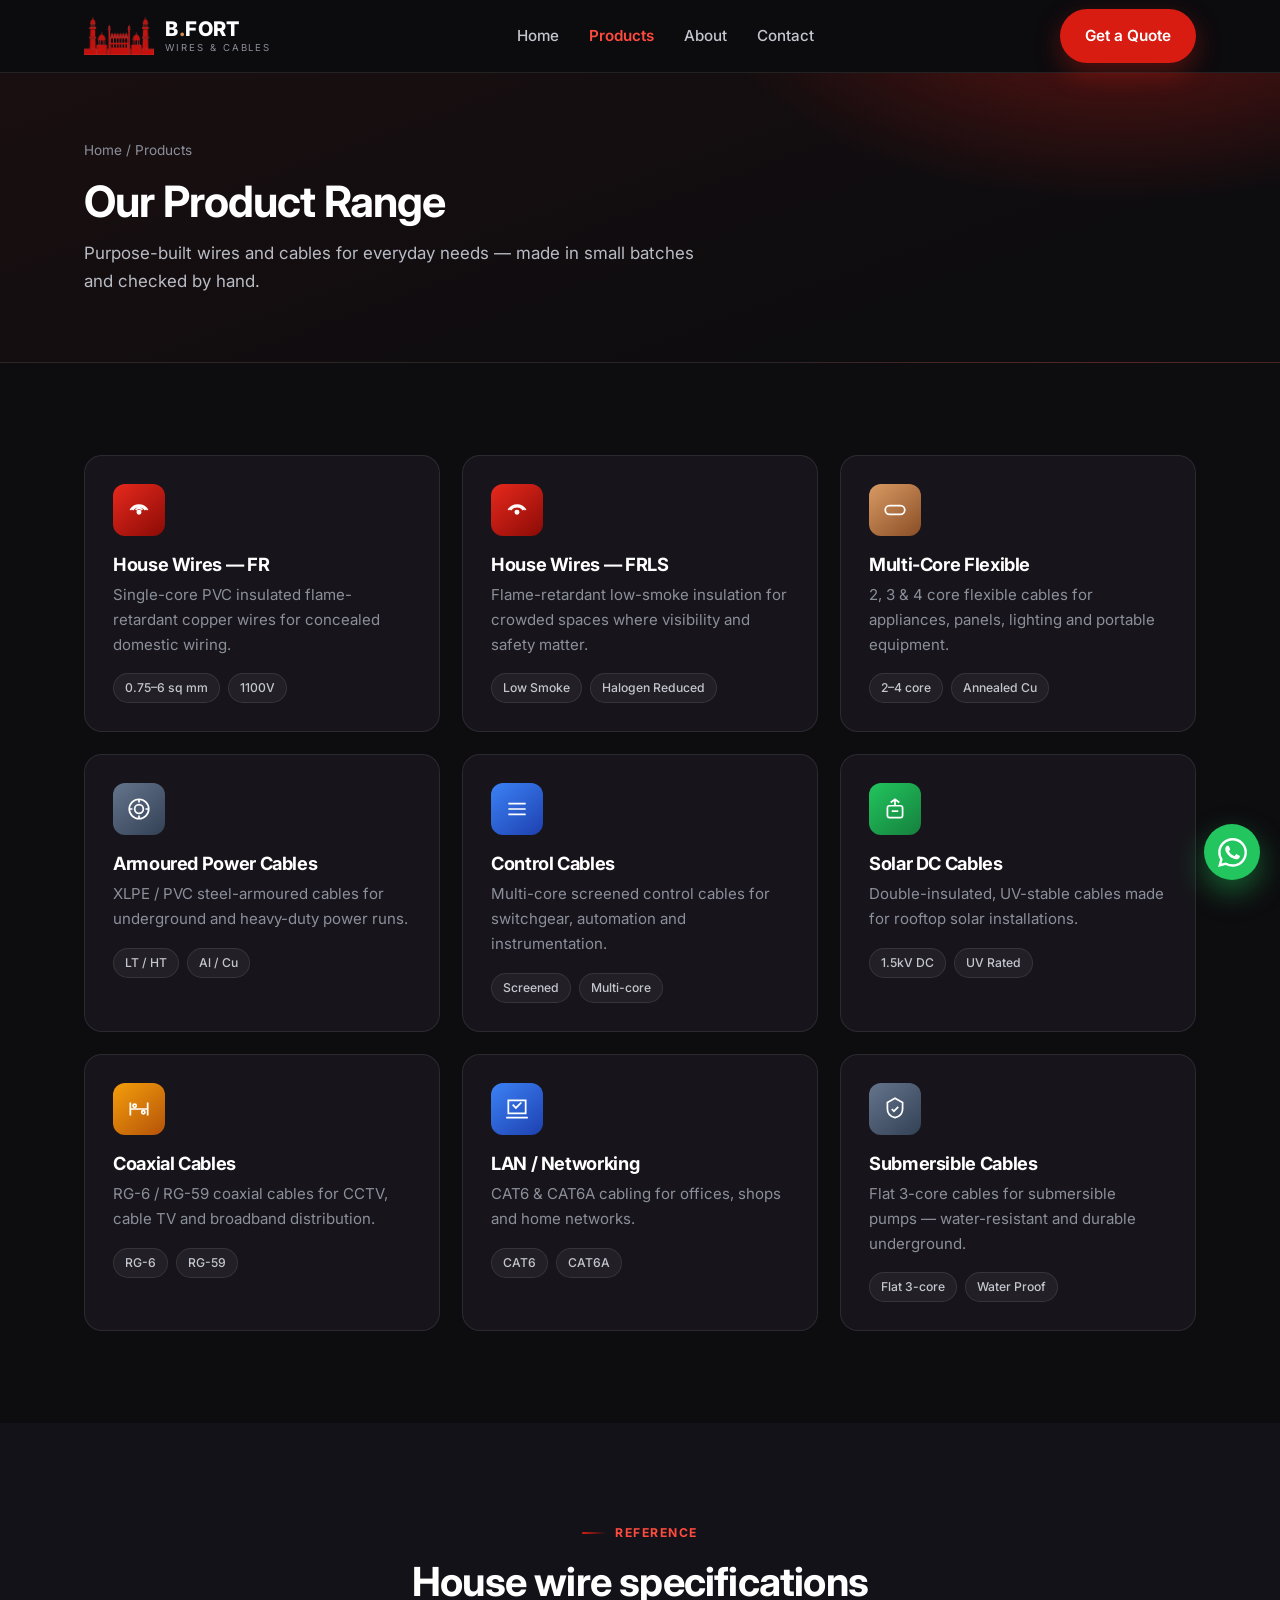
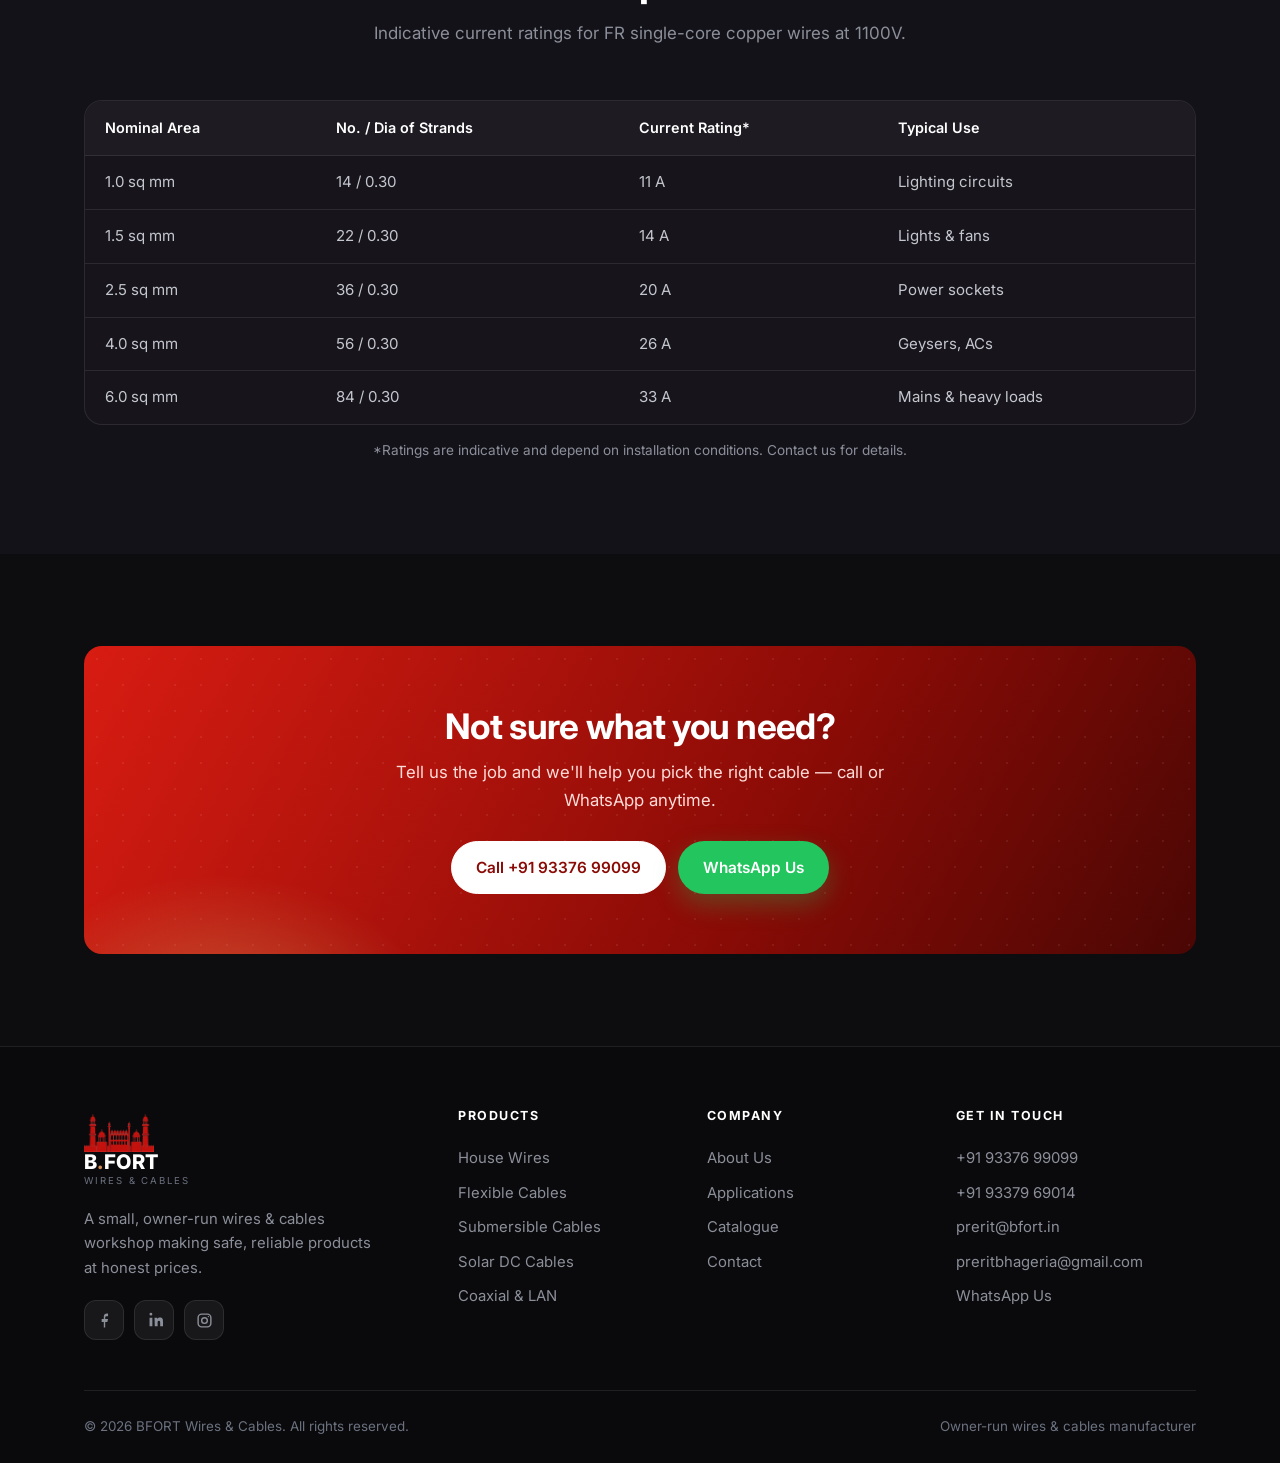
<file: products.html>
<!DOCTYPE html>
<html lang="en">
<head>
<meta charset="UTF-8" />
<meta name="viewport" content="width=device-width, initial-scale=1.0" />
<title>Products — BFORT Wires &amp; Cables</title>
<meta name="description" content="Explore the BFORT range: house wires, flexible cables, armoured power cables, control cables, solar DC, submersible and communication cables." />
<link rel="icon" href="assets/favicon.png" type="image/png" />
<link rel="preconnect" href="https://fonts.googleapis.com" />
<link rel="preconnect" href="https://fonts.gstatic.com" crossorigin />
<link href="https://fonts.googleapis.com/css2?family=Inter:wght@400;500;600;700;800&display=swap" rel="stylesheet" />
<link rel="stylesheet" href="css/style.css" />
</head>
<body>

<header class="header">
  <div class="container nav">
    <a class="brand" href="index.html" aria-label="BFORT home">
      <img class="brand__mark" src="assets/logo-mark.png" alt="BFORT" />
      <span class="brand__text"><b>B<span>.</span>FORT</b><small>Wires &amp; Cables</small></span>
    </a>
    <nav class="nav__links" aria-label="Primary">
      <a href="index.html">Home</a>
      <a href="products.html" class="active">Products</a>
      <a href="about.html">About</a>
      <a href="contact.html">Contact</a>
    </nav>
    <div class="nav__cta">
      <a href="contact.html" class="btn btn--primary">Get a Quote</a>
      <button class="nav__toggle" aria-label="Menu" aria-expanded="false"><span></span><span></span><span></span></button>
    </div>
  </div>
</header>

<section class="page-hero">
  <div class="container">
    <div class="crumbs"><a href="index.html">Home</a> / Products</div>
    <h1>Our Product Range</h1>
    <p>Purpose-built wires and cables for everyday needs — made in small batches and checked by hand.</p>
  </div>
</section>

<!-- ===== Catalogue ===== -->
<section class="section">
  <div class="container">
    <div class="grid grid--3">
      <article class="product reveal">
        <div class="product__icon p-red"><svg viewBox="0 0 24 24" fill="none" stroke="currentColor" stroke-width="1.6"><path d="M4 12c4-6 12-6 16 0M6 12c3-4 9-4 12 0M9 12c1.5-2 4.5-2 6 0"/><circle cx="12" cy="14" r="1.5" fill="currentColor"/></svg></div>
        <h3>House Wires — FR</h3>
        <p>Single-core PVC insulated flame-retardant copper wires for concealed domestic wiring.</p>
        <div class="product__tags"><span class="tag">0.75–6 sq mm</span><span class="tag">1100V</span></div>
      </article>
      <article class="product reveal">
        <div class="product__icon p-red"><svg viewBox="0 0 24 24" fill="none" stroke="currentColor" stroke-width="1.6"><path d="M4 12c4-6 12-6 16 0M6 12c3-4 9-4 12 0"/><circle cx="12" cy="14" r="1.5" fill="currentColor"/></svg></div>
        <h3>House Wires — FRLS</h3>
        <p>Flame-retardant low-smoke insulation for crowded spaces where visibility and safety matter.</p>
        <div class="product__tags"><span class="tag">Low Smoke</span><span class="tag">Halogen Reduced</span></div>
      </article>
      <article class="product reveal">
        <div class="product__icon p-copper"><svg viewBox="0 0 24 24" fill="none" stroke="currentColor" stroke-width="1.6"><rect x="3" y="8" width="18" height="8" rx="4"/><path d="M7 12h.01M11 12h.01M15 12h.01"/></svg></div>
        <h3>Multi-Core Flexible</h3>
        <p>2, 3 &amp; 4 core flexible cables for appliances, panels, lighting and portable equipment.</p>
        <div class="product__tags"><span class="tag">2–4 core</span><span class="tag">Annealed Cu</span></div>
      </article>
      <article class="product reveal">
        <div class="product__icon p-slate"><svg viewBox="0 0 24 24" fill="none" stroke="currentColor" stroke-width="1.6"><circle cx="12" cy="12" r="9"/><circle cx="12" cy="12" r="4"/><path d="M12 3v3M12 18v3M3 12h3M18 12h3"/></svg></div>
        <h3>Armoured Power Cables</h3>
        <p>XLPE / PVC steel-armoured cables for underground and heavy-duty power runs.</p>
        <div class="product__tags"><span class="tag">LT / HT</span><span class="tag">Al / Cu</span></div>
      </article>
      <article class="product reveal">
        <div class="product__icon p-blue"><svg viewBox="0 0 24 24" fill="none" stroke="currentColor" stroke-width="1.6"><path d="M4 7h16M4 12h16M4 17h16"/></svg></div>
        <h3>Control Cables</h3>
        <p>Multi-core screened control cables for switchgear, automation and instrumentation.</p>
        <div class="product__tags"><span class="tag">Screened</span><span class="tag">Multi-core</span></div>
      </article>
      <article class="product reveal">
        <div class="product__icon p-green"><svg viewBox="0 0 24 24" fill="none" stroke="currentColor" stroke-width="1.6"><path d="M12 3v6M8 6l4-3 4 3"/><rect x="5" y="9" width="14" height="11" rx="2"/><path d="M9 14h6"/></svg></div>
        <h3>Solar DC Cables</h3>
        <p>Double-insulated, UV-stable cables made for rooftop solar installations.</p>
        <div class="product__tags"><span class="tag">1.5kV DC</span><span class="tag">UV Rated</span></div>
      </article>
      <article class="product reveal">
        <div class="product__icon p-amber"><svg viewBox="0 0 24 24" fill="none" stroke="currentColor" stroke-width="1.6"><path d="M4 18V6M20 18V6M4 12h16"/><circle cx="8" cy="9" r="1.5"/><circle cx="16" cy="15" r="1.5"/></svg></div>
        <h3>Coaxial Cables</h3>
        <p>RG-6 / RG-59 coaxial cables for CCTV, cable TV and broadband distribution.</p>
        <div class="product__tags"><span class="tag">RG-6</span><span class="tag">RG-59</span></div>
      </article>
      <article class="product reveal">
        <div class="product__icon p-blue"><svg viewBox="0 0 24 24" fill="none" stroke="currentColor" stroke-width="1.6"><path d="M4 4h16v12H4z"/><path d="M2 20h20M8 8l3 3 5-5"/></svg></div>
        <h3>LAN / Networking</h3>
        <p>CAT6 &amp; CAT6A cabling for offices, shops and home networks.</p>
        <div class="product__tags"><span class="tag">CAT6</span><span class="tag">CAT6A</span></div>
      </article>
      <article class="product reveal">
        <div class="product__icon p-slate"><svg viewBox="0 0 24 24" fill="none" stroke="currentColor" stroke-width="1.6"><path d="M12 2l7 4v6c0 4-3 7-7 8-4-1-7-4-7-8V6z"/><path d="M9 12l2 2 4-4"/></svg></div>
        <h3>Submersible Cables</h3>
        <p>Flat 3-core cables for submersible pumps — water-resistant and durable underground.</p>
        <div class="product__tags"><span class="tag">Flat 3-core</span><span class="tag">Water Proof</span></div>
      </article>
    </div>
  </div>
</section>

<!-- ===== Spec table ===== -->
<section class="section section--alt">
  <div class="container">
    <div class="section-head section-head--center reveal">
      <span class="eyebrow">Reference</span>
      <h2>House wire specifications</h2>
      <p>Indicative current ratings for FR single-core copper wires at 1100V.</p>
    </div>
    <div class="table-card reveal">
      <table>
        <thead>
          <tr>
            <th>Nominal Area</th>
            <th>No. / Dia of Strands</th>
            <th>Current Rating*</th>
            <th>Typical Use</th>
          </tr>
        </thead>
        <tbody>
          <tr><td>1.0 sq mm</td><td>14 / 0.30</td><td>11 A</td><td>Lighting circuits</td></tr>
          <tr><td>1.5 sq mm</td><td>22 / 0.30</td><td>14 A</td><td>Lights &amp; fans</td></tr>
          <tr><td>2.5 sq mm</td><td>36 / 0.30</td><td>20 A</td><td>Power sockets</td></tr>
          <tr><td>4.0 sq mm</td><td>56 / 0.30</td><td>26 A</td><td>Geysers, ACs</td></tr>
          <tr><td>6.0 sq mm</td><td>84 / 0.30</td><td>33 A</td><td>Mains &amp; heavy loads</td></tr>
        </tbody>
      </table>
    </div>
    <p class="table-note">*Ratings are indicative and depend on installation conditions. Contact us for details.</p>
  </div>
</section>

<!-- ===== CTA ===== -->
<section class="section">
  <div class="container">
    <div class="cta reveal">
      <h2>Not sure what you need?</h2>
      <p>Tell us the job and we'll help you pick the right cable — call or WhatsApp anytime.</p>
      <div class="cta__actions">
        <a href="tel:+919337699099" class="btn btn--surface">Call +91 93376 99099</a>
        <a href="https://wa.me/919337699099" target="_blank" rel="noopener" class="btn btn--wa">WhatsApp Us</a>
      </div>
    </div>
  </div>
</section>

<!-- ===== Footer ===== -->
<footer class="footer">
  <div class="container">
    <div class="footer__grid">
      <div class="footer__brand">
        <a class="brand" href="index.html">
          <img class="brand__mark" src="assets/logo-mark.png" alt="BFORT" />
          <span class="brand__text"><b>B<span>.</span>FORT</b><small>Wires &amp; Cables</small></span>
        </a>
        <p>A small, owner-run wires &amp; cables workshop making safe, reliable products at honest prices.</p>
        <div class="social">
          <a href="#" aria-label="Facebook"><svg viewBox="0 0 24 24" fill="currentColor"><path d="M13 22v-8h3l1-4h-4V8c0-1 .3-2 2-2h2V2.2C18.4 2.1 17 2 15.6 2 12.8 2 11 3.7 11 6.7V10H8v4h3v8z"/></svg></a>
          <a href="#" aria-label="LinkedIn"><svg viewBox="0 0 24 24" fill="currentColor"><path d="M6.94 5A2 2 0 116.94 1a2 2 0 010 4zM5 8h4v12H5zM12 8h3.8v1.7h.05c.53-1 1.83-2 3.75-2 4 0 4.4 2.6 4.4 6V20h-4v-5c0-1.2 0-2.7-1.7-2.7s-1.9 1.3-1.9 2.6V20h-4z"/></svg></a>
          <a href="#" aria-label="Instagram"><svg viewBox="0 0 24 24" fill="none" stroke="currentColor" stroke-width="2"><rect x="3" y="3" width="18" height="18" rx="5"/><circle cx="12" cy="12" r="4"/><circle cx="17.5" cy="6.5" r="1" fill="currentColor" stroke="none"/></svg></a>
        </div>
      </div>
      <div>
        <h4>Products</h4>
        <a href="products.html">House Wires</a>
        <a href="products.html">Flexible Cables</a>
        <a href="products.html">Submersible Cables</a>
        <a href="products.html">Solar DC Cables</a>
        <a href="products.html">Coaxial &amp; LAN</a>
      </div>
      <div>
        <h4>Company</h4>
        <a href="about.html">About Us</a>
        <a href="index.html#applications">Applications</a>
        <a href="products.html">Catalogue</a>
        <a href="contact.html">Contact</a>
      </div>
      <div>
        <h4>Get in Touch</h4>
        <a href="tel:+919337699099">+91 93376 99099</a>
        <a href="tel:+919337969014">+91 93379 69014</a>
        <a href="mailto:prerit@bfort.in">prerit@bfort.in</a>
        <a href="mailto:preritbhageria@gmail.com">preritbhageria@gmail.com</a>
        <a href="https://wa.me/919337699099" target="_blank" rel="noopener">WhatsApp Us</a>
      </div>
    </div>
    <div class="footer__bottom">
      <span>© <span id="year">2026</span> BFORT Wires &amp; Cables. All rights reserved.</span>
      <span>Owner-run wires &amp; cables manufacturer</span>
    </div>
  </div>
</footer>

<a class="wa-float" href="https://wa.me/919337699099" target="_blank" rel="noopener" aria-label="Chat on WhatsApp">
  <svg viewBox="0 0 24 24" fill="currentColor"><path d="M17.472 14.382c-.297-.149-1.758-.867-2.03-.967-.273-.099-.471-.148-.67.15-.197.297-.767.966-.94 1.164-.173.199-.347.223-.644.075-.297-.15-1.255-.463-2.39-1.475-.883-.788-1.48-1.761-1.653-2.059-.173-.297-.018-.458.13-.606.134-.133.297-.347.446-.52.149-.174.198-.298.298-.497.099-.198.05-.371-.025-.52-.075-.149-.669-1.612-.916-2.207-.242-.579-.487-.5-.669-.51-.173-.008-.371-.01-.57-.01-.198 0-.52.074-.792.372-.272.297-1.04 1.016-1.04 2.479 0 1.462 1.065 2.875 1.213 3.074.149.198 2.096 3.2 5.077 4.487.709.306 1.262.489 1.694.625.712.227 1.36.195 1.871.118.571-.085 1.758-.719 2.006-1.413.248-.694.248-1.289.173-1.413-.074-.124-.272-.198-.57-.347m-5.421 7.403h-.004a9.87 9.87 0 01-5.031-1.378l-.361-.214-3.741.982.998-3.648-.235-.374a9.86 9.86 0 01-1.51-5.26c.001-5.45 4.436-9.884 9.888-9.884 2.64 0 5.122 1.03 6.988 2.898a9.825 9.825 0 012.893 6.994c-.003 5.45-4.437 9.884-9.885 9.884m8.413-18.297A11.815 11.815 0 0012.05 0C5.495 0 .16 5.335.157 11.892c0 2.096.547 4.142 1.588 5.945L.057 24l6.305-1.654a11.882 11.882 0 005.683 1.448h.005c6.554 0 11.89-5.335 11.893-11.893a11.821 11.821 0 00-3.48-8.413z"/></svg>
</a>

<script src="js/main.js"></script>
</body>
</html>
</file>
<file: css/style.css>
/* ============================================================
   BFORT Wires & Cables — Dark Design System
   Cohesive red-into-black theme, polished and modern.
   Small-company story intact. Mobile-first responsive.
   ============================================================ */
:root {
  --red: #d81c12;
  --red-bright: #ff4b3e;
  --red-deep: #8a0b06;
  --copper: #d08a52;
  --green: #22c55e;

  --bg: #0d0c0f;
  --bg-2: #131218;
  --surface: #17151b;
  --surface-2: #1e1b23;
  --line: rgba(255, 255, 255, .09);
  --line-2: rgba(255, 255, 255, .16);

  --white: #ffffff;
  --text: #c4c6cf;
  --muted: #8b8f9a;

  --r-lg: 18px;
  --r-md: 12px;
  --r-sm: 8px;
  --glow-red: 0 0 0 1px rgba(216, 28, 18, .35), 0 20px 50px rgba(216, 28, 18, .18);
  --shadow: 0 18px 44px rgba(0, 0, 0, .5);
  --max: 1160px;
  --ease: cubic-bezier(.4, 0, .2, 1);
  --font: "Inter", "Segoe UI", system-ui, -apple-system, Arial, sans-serif;
}

* { margin: 0; padding: 0; box-sizing: border-box; }
html { scroll-behavior: smooth; -webkit-text-size-adjust: 100%; }
body {
  font-family: var(--font);
  color: var(--text);
  background: var(--bg);
  line-height: 1.65;
  -webkit-font-smoothing: antialiased;
  overflow-x: hidden;
}
img { max-width: 100%; display: block; }
a { color: inherit; text-decoration: none; }
ul { list-style: none; }
::selection { background: var(--red); color: #fff; }

.container { width: 100%; max-width: var(--max); margin: 0 auto; padding: 0 24px; }
.section { padding: 92px 0; }
.section--alt { background: var(--bg-2); }
.section--tight { padding: 64px 0; }

/* ---- Type ---- */
h1, h2, h3, h4 { color: var(--white); font-weight: 700; line-height: 1.15; letter-spacing: -.02em; }
.eyebrow {
  display: inline-flex; align-items: center; gap: 9px;
  font-size: .76rem; font-weight: 700; letter-spacing: .12em; text-transform: uppercase;
  color: var(--red-bright); margin-bottom: 16px;
}
.eyebrow::before { content: ""; width: 24px; height: 2px; border-radius: 2px; background: linear-gradient(90deg, var(--red), transparent); }
.section-head { max-width: 680px; margin-bottom: 52px; }
.section-head--center { margin-left: auto; margin-right: auto; text-align: center; }
.section-head--center .eyebrow { justify-content: center; }
.section-head h2 { font-size: clamp(1.8rem, 3.6vw, 2.5rem); }
.section-head p { color: var(--muted); font-size: 1.06rem; margin-top: 15px; }
.lead { color: var(--text); font-size: 1.1rem; }
.grad { background: linear-gradient(100deg, var(--red-bright), var(--copper)); -webkit-background-clip: text; background-clip: text; color: transparent; }

/* ---- Buttons ---- */
.btn {
  display: inline-flex; align-items: center; justify-content: center; gap: 9px; cursor: pointer;
  font-weight: 600; font-size: .96rem; padding: 13px 24px; border-radius: 999px;
  border: 1px solid transparent; transition: transform .2s var(--ease), background .2s, border-color .2s, color .2s, box-shadow .2s;
  min-height: 46px;
}
.btn:hover { transform: translateY(-2px); }
.btn--primary { background: var(--red); color: #fff; box-shadow: 0 10px 26px rgba(216, 28, 18, .34); }
.btn--primary:hover { background: #ec2216; box-shadow: 0 14px 32px rgba(216, 28, 18, .45); }
.btn--outline { border-color: var(--line-2); color: #fff; background: rgba(255, 255, 255, .03); }
.btn--outline:hover { border-color: var(--red-bright); color: var(--red-bright); }
.btn--surface { background: var(--surface-2); border-color: var(--line-2); color: #fff; }
.btn--surface:hover { background: #272430; }
.btn--wa { background: var(--green); color: #fff; box-shadow: 0 10px 26px rgba(34, 197, 94, .3); }
.btn--wa:hover { background: #1eb256; }
.btn svg { width: 18px; height: 18px; }

/* ============ Header ============ */
.header {
  position: sticky; top: 0; z-index: 100;
  background: rgba(13, 12, 15, .78);
  backdrop-filter: saturate(150%) blur(14px);
  -webkit-backdrop-filter: saturate(150%) blur(14px);
  border-bottom: 1px solid var(--line);
}
.nav { display: flex; align-items: center; justify-content: space-between; height: 72px; }
.brand { display: flex; align-items: center; gap: 11px; }
.brand__mark { height: 38px; width: auto; }
.brand__text { display: flex; flex-direction: column; line-height: 1; }
.brand__text b { font-size: 1.26rem; font-weight: 800; letter-spacing: .02em; color: #fff; }
.brand__text b span { color: var(--copper); }
.brand__text small { font-size: .6rem; letter-spacing: .2em; text-transform: uppercase; color: var(--muted); margin-top: 4px; }
.nav__links { display: flex; align-items: center; gap: 30px; }
.nav__links a { font-weight: 500; font-size: .95rem; color: var(--text); }
.nav__links a:hover { color: #fff; }
.nav__links a.active { color: var(--red-bright); font-weight: 600; }
.nav__cta { display: flex; align-items: center; gap: 14px; }
.nav__toggle { display: none; background: none; border: 0; cursor: pointer; width: 44px; height: 44px; }
.nav__toggle span { display: block; width: 24px; height: 2px; background: #fff; margin: 5px auto; border-radius: 2px; transition: .3s; }

/* ============ Hero ============ */
.hero {
  position: relative; overflow: hidden;
  background:
    radial-gradient(900px 520px at 82% -8%, rgba(216, 28, 18, .5), transparent 58%),
    radial-gradient(700px 500px at 6% 108%, rgba(208, 138, 82, .16), transparent 60%),
    linear-gradient(160deg, #1a0f10 0%, #120c0e 42%, var(--bg) 100%);
  border-bottom: 1px solid var(--line);
}
.hero::after {
  content: ""; position: absolute; inset: 0; pointer-events: none;
  background-image: radial-gradient(circle, rgba(255, 255, 255, .05) 1px, transparent 1px);
  background-size: 30px 30px;
  mask-image: radial-gradient(700px 500px at 75% 15%, #000, transparent 72%);
  -webkit-mask-image: radial-gradient(700px 500px at 75% 15%, #000, transparent 72%);
}
.hero__grid {
  position: relative; z-index: 1;
  display: grid; grid-template-columns: 1.05fr .95fr; gap: 56px; align-items: center;
  padding: 92px 0;
}
.hero__badge {
  display: inline-flex; align-items: center; gap: 8px;
  font-size: .8rem; font-weight: 600; color: #ffd7d2;
  background: rgba(216, 28, 18, .14); border: 1px solid rgba(216, 28, 18, .4);
  padding: 7px 15px; border-radius: 999px; margin-bottom: 24px;
}
.hero__badge i { width: 7px; height: 7px; border-radius: 50%; background: var(--green); box-shadow: 0 0 0 4px rgba(34, 197, 94, .2); }
.hero h1 { font-size: clamp(2.2rem, 4.8vw, 3.3rem); color: #fff; }
.hero p { color: #b9bcc5; font-size: 1.14rem; margin: 22px 0 32px; max-width: 500px; }
.hero__actions { display: flex; gap: 12px; flex-wrap: wrap; }
.hero__motto { margin: 26px 0 2px; }
.hero__motto > b { display: block; font-size: clamp(1.25rem, 2.7vw, 1.6rem); font-weight: 700; color: #fff; letter-spacing: .01em; }
.hero__motto span { display: block; margin-top: 7px; font-size: .82rem; font-weight: 700; letter-spacing: .2em; text-transform: uppercase; color: var(--copper); }
.hero__motto span b { color: var(--red-bright); }
.hero__trust { margin-top: 40px; display: flex; gap: 0; border-top: 1px solid var(--line); padding-top: 26px; }
.hero__trust div { flex: 1; }
.hero__trust div + div { border-left: 1px solid var(--line); padding-left: 24px; }
.hero__trust b { display: block; font-size: 1.7rem; font-weight: 800; line-height: 1; }
.hero__trust span { display: block; font-size: .82rem; color: var(--muted); margin-top: 7px; }

/* Hero card */
.hero__card {
  position: relative; z-index: 1;
  background: linear-gradient(180deg, rgba(30, 27, 35, .9), rgba(23, 21, 27, .9));
  border: 1px solid var(--line-2); border-radius: var(--r-lg);
  box-shadow: var(--shadow); padding: 30px;
  backdrop-filter: blur(6px);
}
.hero__card-top { display: flex; align-items: center; gap: 14px; padding-bottom: 20px; border-bottom: 1px solid var(--line); }
.hero__card-top img { height: 46px; }
.hero__card-top b { font-size: 1.05rem; color: #fff; display: block; }
.hero__card-top span { font-size: .85rem; color: var(--muted); }
.hero__card ul { margin-top: 20px; display: grid; gap: 15px; }
.hero__card li { display: flex; gap: 12px; align-items: flex-start; font-size: .96rem; color: var(--text); }
.hero__card li svg { width: 20px; height: 20px; flex: 0 0 20px; color: var(--red-bright); margin-top: 1px; }

/* ============ Stats ============ */
.stats { border-bottom: 1px solid var(--line); background: var(--bg-2); }
.stats__grid { display: grid; grid-template-columns: repeat(4, 1fr); }
.stat { padding: 44px 24px; text-align: center; border-right: 1px solid var(--line); }
.stat:last-child { border-right: 0; }
.stat b {
  display: block; font-size: clamp(2.1rem, 3.8vw, 2.8rem); font-weight: 800; line-height: 1;
  background: linear-gradient(120deg, var(--red-bright), var(--copper));
  -webkit-background-clip: text; background-clip: text; color: transparent;
}
.stat span { display: block; margin-top: 9px; font-size: .92rem; color: var(--muted); }

/* ============ Cards (features) ============ */
.grid { display: grid; gap: 22px; }
.grid--3 { grid-template-columns: repeat(3, 1fr); }
.grid--2 { grid-template-columns: repeat(2, 1fr); }
.feature {
  background: var(--surface); border: 1px solid var(--line); border-radius: var(--r-lg);
  padding: 30px 28px; transition: transform .25s var(--ease), border-color .25s, box-shadow .25s;
}
.feature:hover { transform: translateY(-4px); border-color: rgba(216, 28, 18, .4); box-shadow: var(--glow-red); }
.feature__icon {
  width: 50px; height: 50px; border-radius: var(--r-md); display: grid; place-items: center;
  background: rgba(216, 28, 18, .13); color: var(--red-bright); margin-bottom: 18px;
}
.feature__icon svg { width: 25px; height: 25px; }
.feature h3 { font-size: 1.16rem; margin-bottom: 9px; }
.feature p { color: var(--muted); font-size: .96rem; }

/* ============ Products ============ */
.product {
  background: var(--surface); border: 1px solid var(--line); border-radius: var(--r-lg);
  padding: 28px; transition: transform .25s var(--ease), border-color .25s, box-shadow .25s;
}
.product:hover { transform: translateY(-4px); border-color: rgba(216, 28, 18, .4); box-shadow: var(--glow-red); }
.product__icon {
  width: 52px; height: 52px; border-radius: var(--r-md); display: grid; place-items: center;
  color: #fff; margin-bottom: 18px;
}
.product__icon svg { width: 26px; height: 26px; }
.p-red { background: linear-gradient(140deg, #e8291d, #8a0b06); }
.p-copper { background: linear-gradient(140deg, #d99a63, #8a4e26); }
.p-slate { background: linear-gradient(140deg, #64748b, #334155); }
.p-blue { background: linear-gradient(140deg, #3b82f6, #1e40af); }
.p-green { background: linear-gradient(140deg, #22c55e, #15803d); }
.p-amber { background: linear-gradient(140deg, #f59e0b, #b45309); }
.product h3 { font-size: 1.14rem; margin-bottom: 8px; }
.product p { color: var(--muted); font-size: .94rem; margin-bottom: 16px; }
.product__tags { display: flex; flex-wrap: wrap; gap: 8px; }
.tag {
  font-size: .76rem; font-weight: 500; color: var(--text);
  background: rgba(255, 255, 255, .05); border: 1px solid var(--line);
  padding: 4px 11px; border-radius: 999px;
}

/* ============ Split / story ============ */
.split { display: grid; grid-template-columns: 1fr 1fr; gap: 56px; align-items: center; }
.split__media {
  position: relative; overflow: hidden;
  background: linear-gradient(160deg, #1c1116, var(--surface)); border: 1px solid var(--line-2);
  border-radius: var(--r-lg); padding: 52px 36px; display: grid; place-items: center; gap: 20px; text-align: center;
}
.split__media::before {
  content: ""; position: absolute; inset: 0;
  background: radial-gradient(360px 240px at 80% 0%, rgba(216, 28, 18, .3), transparent 70%);
}
.split__media img { width: 58%; position: relative; filter: drop-shadow(0 10px 26px rgba(0, 0, 0, .5)); }
.split__media figcaption { position: relative; color: var(--muted); font-size: .92rem; max-width: 300px; }
.split__media figcaption b { color: #fff; display: block; font-size: 1.02rem; margin-bottom: 4px; }
.checklist { display: grid; gap: 14px; margin-top: 26px; }
.checklist li { display: flex; gap: 12px; align-items: flex-start; color: var(--text); font-size: .98rem; }
.checklist svg { width: 21px; height: 21px; flex: 0 0 21px; color: var(--red-bright); margin-top: 2px; }
.checklist b { color: #fff; }

/* ============ Applications ============ */
.apps { display: grid; grid-template-columns: repeat(3, 1fr); gap: 16px; }
.app {
  display: flex; align-items: center; gap: 14px;
  background: var(--surface); border: 1px solid var(--line); border-radius: var(--r-lg);
  padding: 18px 20px; transition: transform .25s var(--ease), border-color .25s, box-shadow .25s;
}
.app:hover { transform: translateY(-3px); border-color: rgba(216, 28, 18, .4); box-shadow: var(--glow-red); }
.app__ic {
  width: 42px; height: 42px; border-radius: var(--r-md); display: grid; place-items: center;
  background: rgba(216, 28, 18, .13); color: var(--red-bright); flex-shrink: 0;
}
.app__ic svg { width: 21px; height: 21px; }
.app b { display: block; font-size: .98rem; color: #fff; }
.app small { display: block; font-size: .82rem; color: var(--muted); margin-top: 1px; }

/* ============ Page hero (inner) ============ */
.page-hero {
  position: relative; overflow: hidden;
  background:
    radial-gradient(700px 360px at 88% -30%, rgba(216, 28, 18, .42), transparent 60%),
    linear-gradient(160deg, #1a0f10, var(--bg) 75%);
  border-bottom: 1px solid var(--line); padding: 66px 0;
}
.page-hero .container { position: relative; z-index: 1; }
.page-hero h1 { font-size: clamp(1.9rem, 4vw, 2.7rem); color: #fff; }
.page-hero p { color: #b9bcc5; margin-top: 13px; font-size: 1.06rem; max-width: 620px; }
.crumbs { font-size: .85rem; color: var(--muted); margin-bottom: 16px; }
.crumbs a { color: var(--muted); }
.crumbs a:hover { color: #fff; }

/* ============ CTA band ============ */
.cta {
  position: relative; overflow: hidden; text-align: center;
  background: linear-gradient(120deg, #d81c12 0%, #8a0b06 62%, #4a0704 100%);
  border-radius: var(--r-lg); padding: 60px 40px;
}
.cta::before {
  content: ""; position: absolute; inset: 0;
  background:
    radial-gradient(300px 200px at 12% 120%, rgba(208, 138, 82, .5), transparent 70%),
    radial-gradient(circle, rgba(255, 255, 255, .07) 1px, transparent 1px);
  background-size: auto, 26px 26px;
}
.cta > * { position: relative; }
.cta h2 { font-size: clamp(1.6rem, 3.2vw, 2.2rem); color: #fff; }
.cta p { color: #ffdcd8; margin: 13px auto 26px; font-size: 1.05rem; max-width: 520px; }
.cta__actions { display: flex; gap: 12px; justify-content: center; flex-wrap: wrap; }
.cta .btn--surface { background: #fff; color: var(--red-deep); border-color: #fff; }
.cta .btn--surface:hover { background: #f4e9e7; }

/* ============ Spec table ============ */
.table-card {
  overflow-x: auto; background: var(--surface); border: 1px solid var(--line); border-radius: var(--r-lg);
  -webkit-overflow-scrolling: touch;
}
.table-card table { width: 100%; border-collapse: collapse; min-width: 560px; }
.table-card thead tr { background: var(--surface-2); text-align: left; }
.table-card th { padding: 15px 20px; font-weight: 600; font-size: .9rem; color: #fff; }
.table-card td { padding: 14px 20px; font-size: .94rem; }
.table-card tbody tr { border-top: 1px solid var(--line); }
.table-card tbody tr:hover { background: rgba(255, 255, 255, .03); }
.table-note { text-align: center; color: var(--muted); font-size: .85rem; margin-top: 14px; }

/* ============ Contact ============ */
.contact { display: grid; grid-template-columns: 1fr 1.05fr; gap: 40px; align-items: start; }
.contact__info { display: grid; gap: 14px; }
.info-card {
  display: flex; gap: 15px; align-items: flex-start;
  background: var(--surface); border: 1px solid var(--line); border-radius: var(--r-lg); padding: 20px 22px;
  transition: border-color .25s, box-shadow .25s;
}
.info-card:hover { border-color: rgba(216, 28, 18, .4); box-shadow: var(--glow-red); }
.info-card__ic {
  width: 44px; height: 44px; flex: 0 0 44px; border-radius: var(--r-md);
  display: grid; place-items: center; background: rgba(216, 28, 18, .13); color: var(--red-bright);
}
.info-card__ic svg { width: 21px; height: 21px; }
.info-card b { display: block; color: #fff; margin-bottom: 3px; }
.info-card span, .info-card a { color: var(--muted); font-size: .94rem; display: block; }
.info-card a:hover { color: var(--red-bright); }
.info-card--wa { background: rgba(34, 197, 94, .07); border-color: rgba(34, 197, 94, .32); }
.info-card--wa:hover { border-color: rgba(34, 197, 94, .5); box-shadow: 0 0 0 1px rgba(34,197,94,.3), 0 20px 50px rgba(34,197,94,.14); }
.info-card--wa .info-card__ic { background: rgba(34, 197, 94, .15); color: #2ee06a; }
.info-card--wa a:hover, .info-card--wa b { color: #2ee06a; }

.form { background: var(--surface); border: 1px solid var(--line); border-radius: var(--r-lg); padding: 32px; }
.field { margin-bottom: 18px; }
.field label { display: block; font-size: .85rem; font-weight: 600; color: #fff; margin-bottom: 7px; }
.field input, .field select, .field textarea {
  width: 100%; padding: 13px 14px; border: 1px solid var(--line-2); border-radius: var(--r-sm);
  font-family: inherit; font-size: .95rem; background: var(--bg-2); color: var(--text); transition: .15s;
}
.field input::placeholder, .field textarea::placeholder { color: #6b7280; }
.field select { appearance: none; -webkit-appearance: none; }
.field input:focus, .field select:focus, .field textarea:focus {
  outline: none; border-color: var(--red); box-shadow: 0 0 0 3px rgba(216, 28, 18, .18);
}
.field textarea { resize: vertical; min-height: 120px; }
.form__note { font-size: .82rem; color: var(--muted); margin-top: 12px; text-align: center; }
.form__ok {
  display: none; background: rgba(34, 197, 94, .1); color: #7ee2a8;
  border: 1px solid rgba(34, 197, 94, .35); padding: 14px; border-radius: var(--r-sm);
  margin-bottom: 16px; font-size: .9rem; font-weight: 600;
}

/* ============ Footer ============ */
.footer { background: #0a090b; color: var(--muted); padding: 62px 0 26px; border-top: 1px solid var(--line); }
.footer__grid { display: grid; grid-template-columns: 1.6fr 1fr 1fr 1.15fr; gap: 40px; }
.footer__brand p { margin-top: 16px; font-size: .93rem; max-width: 300px; }
.footer .brand__text b { color: #fff; }
.footer .brand__text small { color: #6b7280; }
.footer h4 { color: #fff; font-size: .78rem; letter-spacing: .12em; text-transform: uppercase; margin-bottom: 18px; }
.footer a { display: block; padding: 5px 0; font-size: .93rem; transition: color .2s; }
.footer a:hover { color: var(--red-bright); }
.social { display: flex; gap: 10px; margin-top: 20px; }
.social a {
  width: 40px; height: 40px; border-radius: var(--r-md); display: grid; place-items: center; padding: 0;
  background: rgba(255, 255, 255, .06); border: 1px solid var(--line); transition: background .2s, color .2s, border-color .2s;
}
.social a:hover { background: var(--red); border-color: var(--red); color: #fff; }
.social svg { width: 17px; height: 17px; }
.footer__bottom {
  margin-top: 50px; padding-top: 24px; border-top: 1px solid var(--line);
  display: flex; justify-content: space-between; gap: 12px; flex-wrap: wrap; font-size: .84rem; color: #6b7280;
}
.footer__motto { margin-top: 16px; }
.footer__motto b { display: block; color: #fff; font-size: 1.02rem; font-weight: 700; }
.footer__motto span { display: block; margin-top: 3px; font-size: .77rem; letter-spacing: .14em; text-transform: uppercase; color: var(--copper); }
.footer__sign { color: #9297a0; }
.footer__sign b { color: var(--red-bright); font-weight: 700; }

/* Devanagari script */
[lang="hi"] { font-family: "Noto Sans Devanagari", var(--font); }

/* ============ WhatsApp float ============ */
.wa-float {
  position: fixed; right: 20px; bottom: 20px; z-index: 90;
  width: 56px; height: 56px; border-radius: 50%;
  background: var(--green); color: #fff; display: grid; place-items: center;
  box-shadow: 0 12px 30px rgba(34, 197, 94, .45); transition: transform .2s var(--ease);
}
.wa-float:hover { transform: translateY(-3px) scale(1.05); }
.wa-float svg { width: 29px; height: 29px; }

/* ============ Reveal ============ */
.reveal { opacity: 0; transform: translateY(18px); transition: opacity .55s var(--ease), transform .55s var(--ease); }
.reveal.in { opacity: 1; transform: none; }
@media (prefers-reduced-motion: reduce) { .reveal { opacity: 1; transform: none; transition: none; } }

/* ============ Responsive ============ */
@media (max-width: 980px) {
  .hero__grid { grid-template-columns: 1fr; gap: 40px; padding: 66px 0; }
  .grid--3 { grid-template-columns: 1fr 1fr; }
  .apps { grid-template-columns: 1fr 1fr; }
  .split { grid-template-columns: 1fr; gap: 40px; }
  .contact { grid-template-columns: 1fr; }
  .footer__grid { grid-template-columns: 1fr 1fr; }
  .stats__grid { grid-template-columns: 1fr 1fr; }
  .stat:nth-child(2) { border-right: 0; }
  .stat:nth-child(1), .stat:nth-child(2) { border-bottom: 1px solid var(--line); }
}
@media (max-width: 680px) {
  .container { padding: 0 18px; }
  .section { padding: 60px 0; }
  .section--tight { padding: 48px 0; }
  .nav { height: 64px; }
  .nav__links {
    position: fixed; top: 64px; left: 12px; right: 12px; z-index: 99;
    background: var(--surface-2); border: 1px solid var(--line-2); border-radius: var(--r-md);
    box-shadow: var(--shadow); padding: 18px; flex-direction: column; align-items: stretch; gap: 4px; display: none;
  }
  .nav__links.open { display: flex; }
  .nav__links a { padding: 12px 10px; border-radius: var(--r-sm); }
  .nav__links a:hover, .nav__links a.active { background: rgba(255, 255, 255, .05); }
  .nav__toggle { display: block; }
  .nav__cta .btn { display: none; }
  .hero__grid { padding: 52px 0; }
  .hero__actions { gap: 10px; }
  .hero__actions .btn { flex: 1; min-width: 140px; }
  .hero__trust { gap: 0; }
  .hero__trust div + div { padding-left: 16px; }
  .hero__trust b { font-size: 1.4rem; }
  .hero__trust span { font-size: .74rem; }
  .hero__card { padding: 24px; }
  .grid--3, .grid--2 { grid-template-columns: 1fr; }
  .apps { grid-template-columns: 1fr; }
  .stats__grid { grid-template-columns: 1fr 1fr; }
  .stat { padding: 32px 16px; }
  .footer__grid { grid-template-columns: 1fr; gap: 30px; }
  .footer__bottom { justify-content: flex-start; }
  .cta { padding: 44px 22px; }
  .cta__actions .btn { flex: 1; min-width: 160px; }
  .form { padding: 22px; }
  .split__media { padding: 40px 24px; }
  .wa-float { width: 52px; height: 52px; right: 16px; bottom: 16px; }
}
</file>
